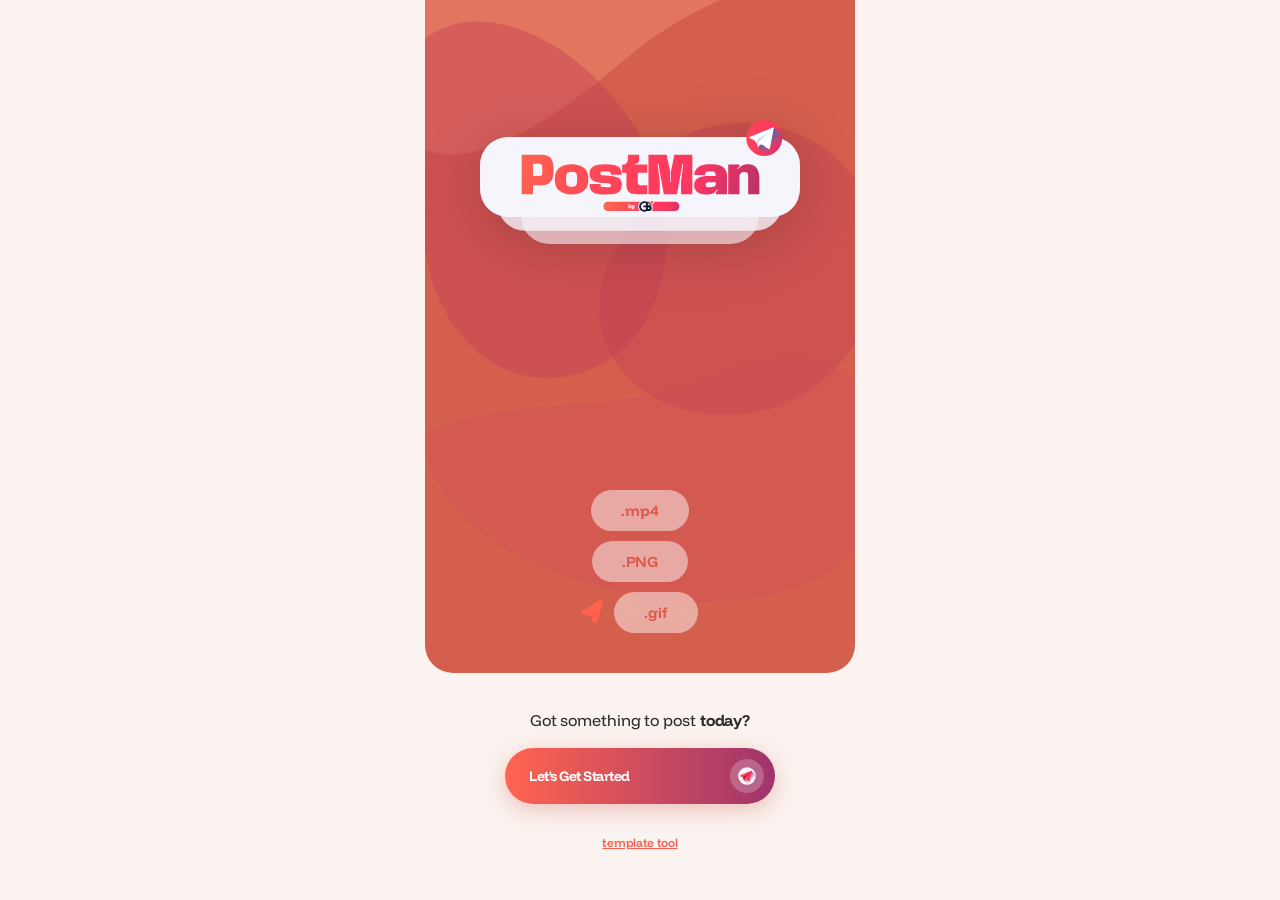
<file: index.html>
<!DOCTYPE html>
<html lang="en">
<head>
<meta charset="UTF-8">
<meta name="viewport" content="width=device-width, initial-scale=1, viewport-fit=cover">
<title>PostMan</title>
<meta name="theme-color" content="#D56050">
<link rel="icon" type="image/png" sizes="32x32" href="assets/icon-32.png">
<link rel="apple-touch-icon" href="assets/icon-180.png">
<link rel="stylesheet" href="styles.css">
<link rel="stylesheet" href="home.css">
</head>
<body class="home-body">

<div class="home-wrap" id="homeWrap">

  <!-- ===== Coral hero: organic wave background + logo + pill tags ===== -->
  <section class="home-hero">

    <!-- Organic background blobs — approximated from Figma screenshot -->
    <svg class="hero-bg" viewBox="0 0 390 680"
         preserveAspectRatio="xMidYMid slice"
         xmlns="http://www.w3.org/2000/svg">
      <!-- Base coral fill -->
      <rect width="390" height="680" fill="#D55F4D"/>
      <!-- Light salmon wave: sweeps from upper-right down-left -->
      <path d="M390 0 C 330 10, 250 30, 180 90 C 110 150, 40 190, 0 170 L 0 0 Z"
            fill="#E47A62" opacity="0.85"/>
      <!-- Left-side darker shape for depth -->
      <path d="M 0 70 C 50 30, 140 70, 190 150 C 240 230, 225 340, 150 370
               C 75 400, 10 340, 0 260 Z"
            fill="#C44058" opacity="0.44"/>
      <!-- Mid-right organic blob -->
      <path d="M 230 160 C 310 120, 410 170, 410 265
               C 410 360, 340 420, 255 410 C 170 400, 130 320, 180 250
               C 210 200, 230 160, 230 160 Z"
            fill="#BF3D55" opacity="0.38"/>
      <!-- Lower sweep wave -->
      <path d="M 0 430 C 60 390, 175 415, 265 375 C 355 335, 420 375, 420 460
               C 420 545, 330 595, 210 578 C 90 560, 0 500, 0 430 Z"
            fill="#CC4E5A" opacity="0.34"/>
    </svg>

    <!-- White card logo — centered in upper portion -->
    <img class="hero-logo" src="assets/logo-white.svg" alt="PostMann">

    <!-- Pill tags: cascading staircase, matching Figma layout -->
    <div class="hero-pills">
      <div class="pill-row pill-row-1">
        <span class="pill-tag">.mp4</span>
      </div>
      <div class="pill-row pill-row-2">
        <span class="pill-tag">.PNG</span>
      </div>
      <div class="pill-row pill-row-3">
        <img src="assets/cursor-accent.svg" alt="" class="hero-cursor">
        <span class="pill-tag">.gif</span>
      </div>
    </div>

  </section>

  <!-- ===== Cream footer: tagline + CTA + template link ===== -->
  <section class="home-footer">

    <p class="footer-tagline">
      Got something to post <strong>today?</strong>
    </p>

    <a href="app.html" class="cta-btn" id="getStartedLink">
      <span class="cta-label">Let's Get Started</span>
      <span class="cta-icon">
        <img src="assets/logo-icon.svg" alt="">
      </span>
    </a>

    <a href="vet.html" class="footer-tool-link" id="templateToolLink">
      template tool
    </a>

  </section>

</div>

<script>
  const EXIT_MS = 400;
  const wrap = document.getElementById('homeWrap');
  function go(e, href) {
    e.preventDefault();
    wrap.classList.add('is-leaving');
    setTimeout(() => { window.location.href = href; }, EXIT_MS);
  }
  document.getElementById('getStartedLink').addEventListener('click', e => go(e, 'app.html'));
  document.getElementById('templateToolLink').addEventListener('click', e => go(e, 'vet.html'));

  // Browser back/forward restores this page from the bfcache exactly as it
  // was at the moment of navigation - which, since go() fires the actual
  // navigation mid-fade, means it comes back frozen with is-leaving still
  // applied (opacity: 0, translated off-screen). That reads as a blank
  // page even though the DOM is fully there. Clear it on restore.
  window.addEventListener('pageshow', (e) => {
    if (e.persisted) {
      wrap.classList.remove('is-leaving');
    }
  });
</script>
</body>
</html>
</file>
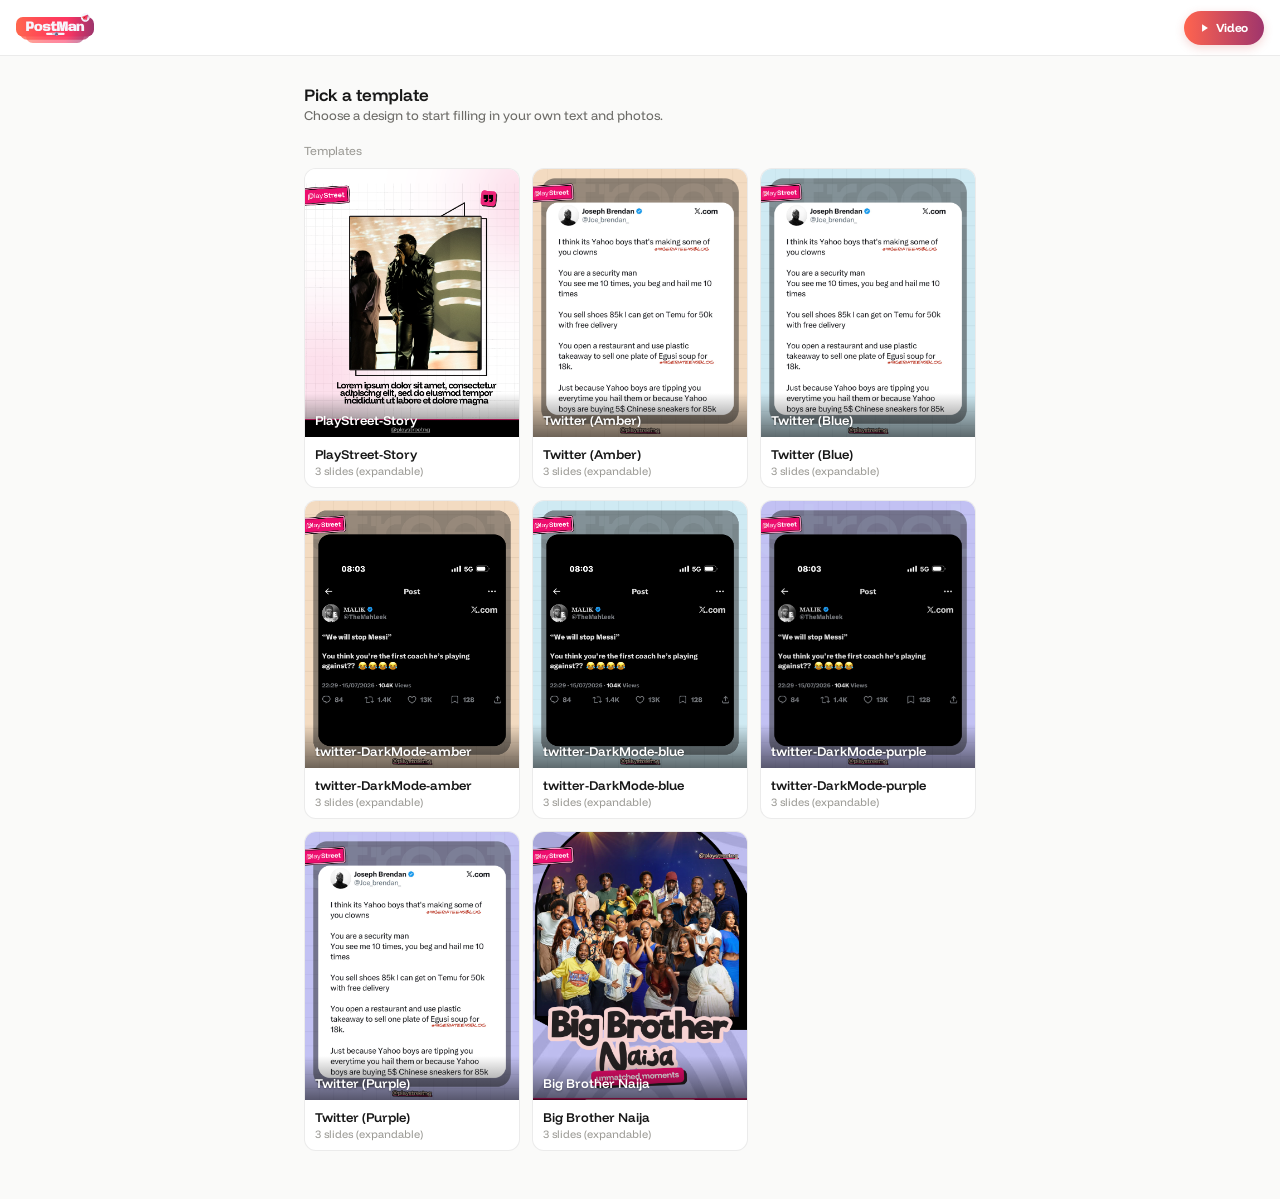
<file: app.html>
<!DOCTYPE html>
<html lang="en">
<head>
<meta charset="UTF-8">
<meta name="viewport" content="width=device-width, initial-scale=1, viewport-fit=cover">
<title>PostMann</title>
<meta name="theme-color" content="#fb3662">
<link rel="icon" type="image/png" sizes="32x32" href="assets/icon-32.png">
<link rel="apple-touch-icon" href="assets/icon-180.png">
<link rel="stylesheet" href="styles.css">
</head>
<body>

<header class="topbar">
  <a href="index.html" class="topbar-logo-link">
    <img src="assets/logo-full.svg" alt="PostMann" class="topbar-logo">
  </a>
  <div class="spacer"></div>
  <a href="video.html" class="topbar-video-pill">
    <svg width="10" height="10" viewBox="0 0 24 24" fill="currentColor"><polygon points="5 3 19 12 5 21 5 3"/></svg>
    Video
  </a>
</header>

<main class="app-main">

  <!-- ===== Screen: Dashboard ===== -->
  <section id="screen-dashboard">
    <h1 class="page-title">Pick a template</h1>
    <p class="page-subtitle">Choose a design to start filling in your own text and photos.</p>
    <div class="section-label">Templates</div>
    <div id="templateGrid" class="template-grid"></div>
  </section>

  <!-- ===== Screen: Dynamic form ===== -->
  <section id="screen-form" class="hidden">
    <a href="#" id="backToDashboard" class="back-link">&larr; Back to templates</a>
    <h1 class="page-title" id="formTemplateName">Template</h1>
    <p class="page-subtitle">Swipe or use the arrows to move between slides.</p>

    <div id="middleCountRow" class="middle-count-row hidden">
      <label class="field-label" style="margin:0;" id="middleCountLabel">How many slides?</label>
      <input type="number" id="middleCountInput" class="text-input" min="1" max="20" value="1">
    </div>

    <div class="carousel-wrap">
      <div id="formPagesTrack" class="carousel-track"></div>
      <button type="button" id="carouselPrevBtn" class="carousel-arrow carousel-arrow-left" aria-label="Previous slide">&larr;</button>
      <button type="button" id="carouselNextBtn" class="carousel-arrow carousel-arrow-right" aria-label="Next slide">&rarr;</button>
    </div>
    <div id="carouselDots" class="carousel-dots"></div>

    <button type="button" id="generateBtn" class="btn-primary btn-full" style="margin-top:20px;">Generate design</button>
  </section>

  <!-- ===== Screen: Generating ===== -->
  <section id="screen-generating" class="hidden">
    <h1 class="page-title">Generating your design</h1>
    <p class="page-subtitle">This can take a minute or more, especially with animated slides. Please don't close this tab.</p>
    <div class="progress-bar-track"><div id="progressFill" class="progress-bar-fill" style="width:0%"></div></div>
    <div id="statusLog" class="status-log"></div>
  </section>

  <!-- ===== Screen: Results ===== -->
  <section id="screen-results" class="hidden">
    <a href="#" id="backToFormFromResults" class="back-link">&larr; Back to editing</a>
    <h1 class="page-title">Your designs are ready</h1>
    <p class="page-subtitle">Download each slide, or all of them at once.</p>

    <div class="results-action-row">
      <button type="button" id="downloadAllBtn" class="btn-secondary hidden">Download all (.zip)</button>
      <button type="button" id="exportToDriveBtn" class="btn-secondary hidden">Export to Drive</button>
    </div>

    <!-- Inline folder-naming panel - hidden until "Export to Drive" is tapped -->
    <div id="driveNamePanel" class="drive-name-panel hidden">
      <label class="field-label" style="margin-top:0;">Folder name</label>
      <div class="drive-name-row">
        <input type="text" id="driveFolderNameInput" class="text-input" placeholder="e.g. PlayStreet - Match Day">
        <button type="button" id="driveConfirmBtn" class="btn-primary">Export</button>
      </div>
    </div>

    <!-- Result card - hidden until export completes -->
    <div id="driveResultCard" class="drive-result-card hidden">
      <div class="drive-result-icon">
        <svg width="20" height="20" viewBox="0 0 24 24" fill="none" stroke="currentColor" stroke-width="2" stroke-linecap="round" stroke-linejoin="round"><polyline points="20 6 9 17 4 12"/></svg>
      </div>
      <div class="drive-result-body">
        <p class="drive-result-label">Saved to Drive</p>
        <p id="driveResultFolderName" class="drive-result-folder"></p>
      </div>
      <button type="button" id="copyDriveLinkBtn" class="drive-copy-btn">Copy link</button>
    </div>

    <div id="resultsGrid" class="results-grid"></div>
    <button type="button" id="startOverBtn" class="btn-secondary btn-full" style="margin-top:18px;">Start a new design</button>
  </section>

</main>

<!-- ===== Crop / Fit modal ===== -->
<div id="cropModalOverlay" class="modal-overlay">
  <div class="crop-modal-card">

    <div class="crop-modal-hdr">
      <span class="crop-modal-title" id="cropModalTitle">Fit your photo</span>
      <button type="button" id="cropCloseBtn" class="crop-close-btn" aria-label="Close">
        <svg width="16" height="16" viewBox="0 0 24 24" fill="none" stroke="currentColor" stroke-width="2.5" stroke-linecap="round"><line x1="18" y1="6" x2="6" y2="18"/><line x1="6" y1="6" x2="18" y2="18"/></svg>
      </button>
    </div>

    <div class="crop-canvas-area">
      <canvas id="cropCanvas"></canvas>
    </div>

    <p class="crop-hint" id="cropHint">Drag to reposition · use slider to zoom</p>

    <div class="crop-zoom-row" id="cropZoomRow">
      <button type="button" id="cropZoomMinus" class="zoom-step-btn">−</button>
      <input type="range" id="cropZoomSlider" min="0" max="100" value="0" class="crop-zoom-slider">
      <button type="button" id="cropZoomPlus"  class="zoom-step-btn">+</button>
    </div>

    <div class="crop-action-row">
      <button type="button" id="cropFitBtn" class="crop-action-btn">
        <svg width="22" height="22" viewBox="0 0 24 24" fill="none" stroke="currentColor" stroke-width="1.8" stroke-linecap="round" stroke-linejoin="round">
          <rect x="3" y="3" width="18" height="18" rx="2"/>
          <polyline points="8,8 12,12 8,16"/>
          <polyline points="16,8 12,12 16,16"/>
        </svg>
        Fit to frame
      </button>
      <button type="button" id="cropChangeBtn" class="crop-action-btn">
        <svg width="22" height="22" viewBox="0 0 24 24" fill="none" stroke="currentColor" stroke-width="1.8" stroke-linecap="round" stroke-linejoin="round">
          <path d="M21 15v4a2 2 0 0 1-2 2H5a2 2 0 0 1-2-2v-4"/>
          <polyline points="17 8 12 3 7 8"/>
          <line x1="12" y1="3" x2="12" y2="15"/>
        </svg>
        Change
      </button>
      <button type="button" id="cropSaveBtn" class="crop-action-btn crop-save-btn">
        <svg width="22" height="22" viewBox="0 0 24 24" fill="none" stroke="currentColor" stroke-width="2.5" stroke-linecap="round" stroke-linejoin="round" xmlns="http://www.w3.org/2000/svg">
          <circle cx="12" cy="12" r="10"/>
          <path d="M8 12l3 3 5-6"/>
        </svg>
        Save
      </button>
    </div>

  </div>
</div>

<script type="module" src="app.js?v=16"></script>
</body>
</html>
</file>
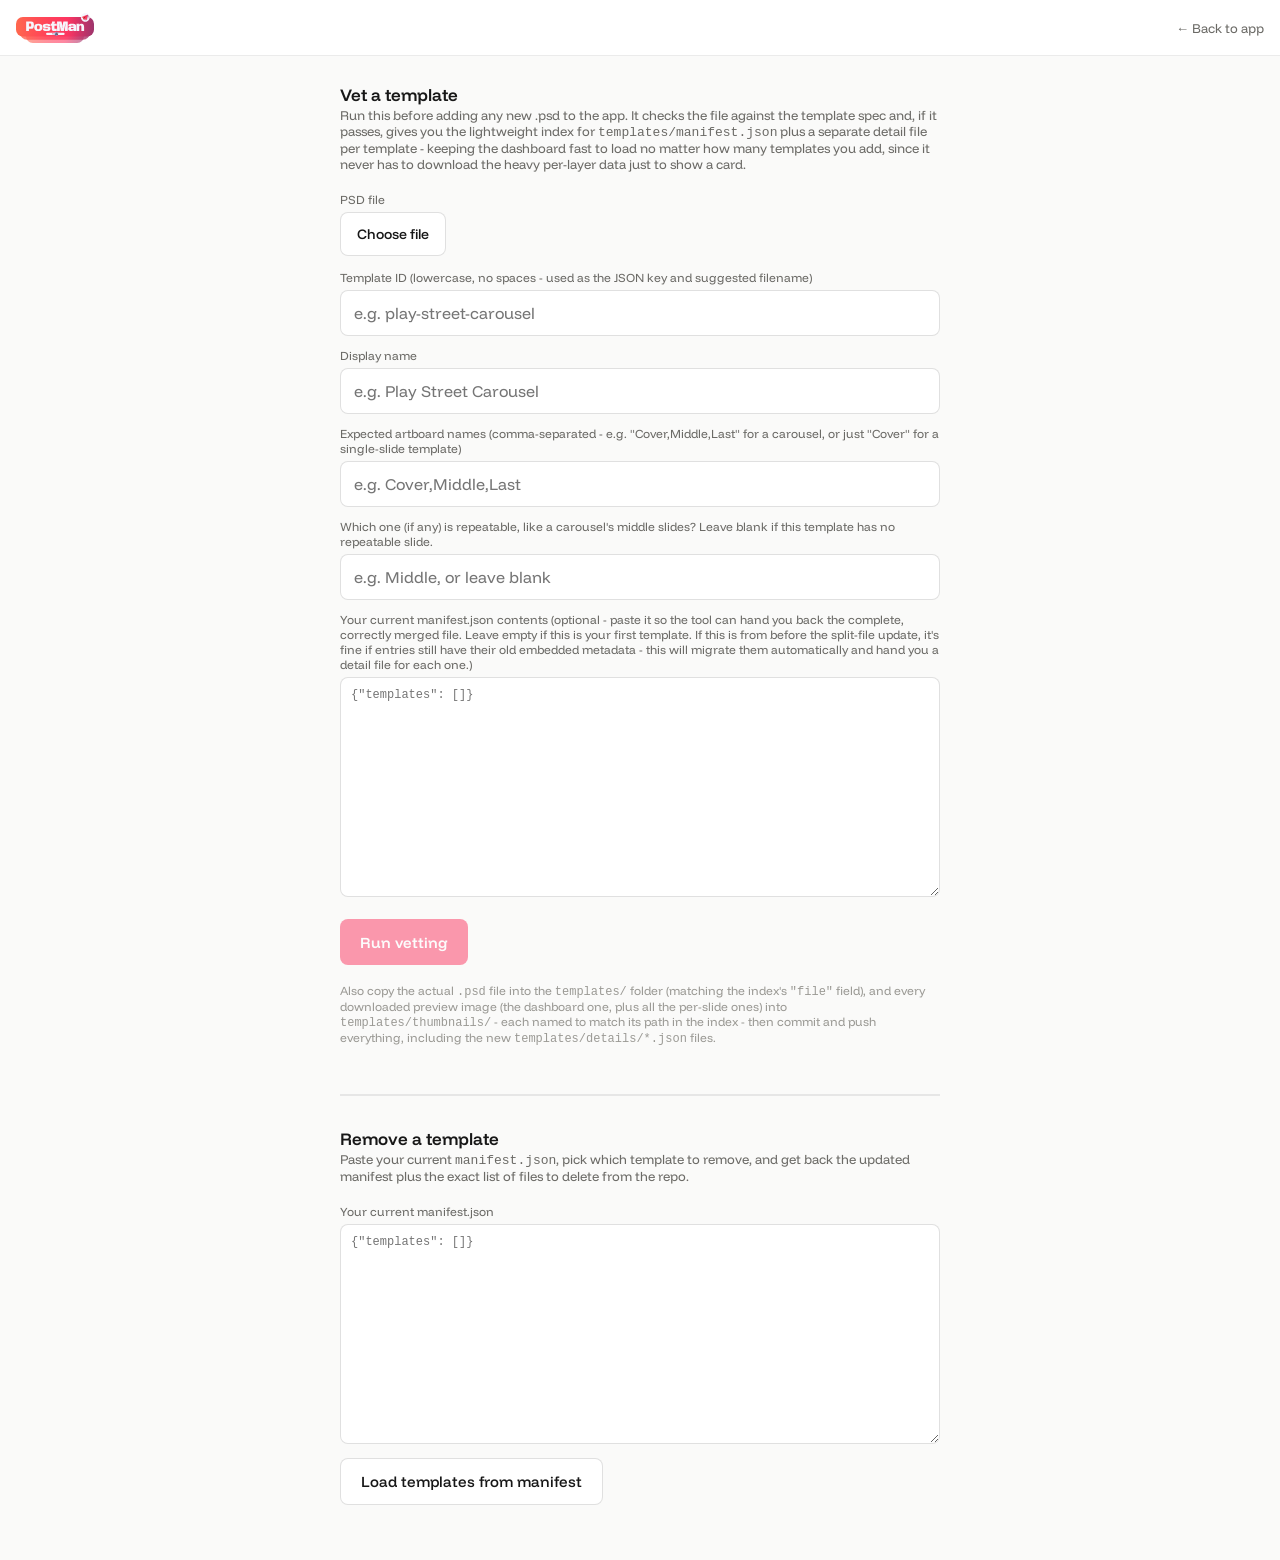
<file: vet.html>
<!DOCTYPE html>
<html lang="en">
<head>
<meta charset="UTF-8">
<meta name="viewport" content="width=device-width, initial-scale=1">
<title>PostMann - Template tool</title>
<link rel="icon" type="image/png" sizes="32x32" href="assets/icon-32.png">
<link rel="stylesheet" href="styles.css">
<style>
  .vet-main { max-width: 640px; margin: 0 auto; padding: 28px 20px 60px; }
  textarea.json-output {
    width: 100%; min-height: 220px; font-family: ui-monospace, monospace; font-size: 12px;
    border: 1px solid var(--border-default); border-radius: var(--radius-md); padding: 10px;
  }
</style>
</head>
<body>

<header class="topbar">
  <a href="index.html" class="topbar-logo-link">
    <img src="assets/logo-full.svg" alt="PostMann" class="topbar-logo">
  </a>
  <div class="spacer"></div>
  <a href="app.html" class="btn-text-link">&larr; Back to app</a>
</header>

<main class="vet-main">
  <h1 class="page-title">Vet a template</h1>
  <p class="page-subtitle">
    Run this before adding any new .psd to the app. It checks the file
    against the template spec and, if it passes, gives you the lightweight
    index for <code>templates/manifest.json</code> plus a separate detail
    file per template - keeping the dashboard fast to load no matter how
    many templates you add, since it never has to download the heavy
    per-layer data just to show a card.
  </p>

  <label class="field-label">PSD file</label>
  <div class="file-row" style="margin-bottom:14px;">
    <label class="file-input-label">Choose file<input type="file" id="psdFile" accept=".psd" class="hidden"></label>
    <span id="psdFileName" class="file-name"></span>
  </div>

  <label class="field-label">Template ID (lowercase, no spaces - used as the JSON key and suggested filename)</label>
  <input type="text" id="templateId" class="text-input" placeholder="e.g. play-street-carousel">

  <label class="field-label">Display name</label>
  <input type="text" id="templateName" class="text-input" placeholder="e.g. Play Street Carousel">

  <label class="field-label">Expected artboard names (comma-separated - e.g. "Cover,Middle,Last" for a carousel, or just "Cover" for a single-slide template)</label>
  <input type="text" id="artboardNames" class="text-input" placeholder="e.g. Cover,Middle,Last">

  <label class="field-label">Which one (if any) is repeatable, like a carousel's middle slides? Leave blank if this template has no repeatable slide.</label>
  <input type="text" id="repeatableName" class="text-input" placeholder="e.g. Middle, or leave blank">

  <label class="field-label">
    Your current manifest.json contents (optional - paste it so the tool
    can hand you back the complete, correctly merged file. Leave empty if
    this is your first template. If this is from before the split-file
    update, it's fine if entries still have their old embedded metadata -
    this will migrate them automatically and hand you a detail file for
    each one.)
  </label>
  <textarea id="currentManifestInput" class="json-output" placeholder='{"templates": []}'></textarea>

  <button type="button" id="runVetBtn" class="btn-primary btn-full" style="margin-top:18px;" disabled>Run vetting</button>

  <div id="reportBox" class="hidden" style="margin-top:18px;">
    <p id="reportSummary" style="font-size:14px; font-weight:600;"></p>
    <ul id="reportIssues" style="font-size:13px; color:var(--danger-text); padding-left:20px;"></ul>
    <ul id="reportNotes" style="font-size:13px; color:var(--text-secondary); padding-left:20px;"></ul>
  </div>

  <div id="thumbnailBox" class="hidden" style="margin-top:18px;">
    <p style="font-size:13px; font-weight:600; margin-bottom:8px;">Dashboard card image</p>
    <p style="font-size:12px; color:var(--text-tertiary); margin-bottom:10px;">
      This is the image shown on the template-picker card on the dashboard
      (generated from the first artboard). Prefer a custom shot instead?
      Upload one below and it'll replace this.
    </p>
    <img id="thumbnailPreview" alt="Template preview" style="max-width:220px; border:1px solid var(--border-default); border-radius:var(--radius-md); display:block; margin-bottom:10px;">
    <a id="thumbnailDownloadLink" class="btn-secondary" download style="display:inline-block; margin-bottom:14px;">Download preview image</a>
    <label class="field-label">Or use your own image instead</label>
    <div class="file-row">
      <label class="file-input-label">Choose image<input type="file" id="customThumbnailFile" accept="image/*" class="hidden"></label>
      <span id="customThumbnailName" class="file-name"></span>
    </div>
  </div>

  <div id="previewGalleryBox" class="hidden" style="margin-top:18px;">
    <p style="font-size:13px; font-weight:600; margin-bottom:8px;">Per-slide previews</p>
    <p style="font-size:12px; color:var(--text-tertiary); margin-bottom:10px;">
      One per artboard, generated automatically from each slide's actual
      default state. These are what users see in the app while filling in
      each slide - download every one of them, no custom shots needed here.
    </p>
    <div id="previewGallery" style="display:flex; gap:14px; flex-wrap:wrap;"></div>
  </div>

  <div id="manifestBox" class="hidden" style="margin-top:18px;">
    <p style="font-size:13px; font-weight:600; margin-bottom:8px;">
      Your complete, updated manifest.json (the lightweight index - no
      per-layer data in here, which is exactly what keeps the dashboard
      fast). This is the whole file - use it to
      <strong>replace the entire contents</strong> of
      <code>templates/manifest.json</code>.
    </p>
    <textarea id="manifestOutput" class="json-output" readonly></textarea>
    <button type="button" id="copyManifestBtn" class="btn-secondary" style="margin-top:8px;">Copy to clipboard</button>
  </div>

  <div id="detailFilesBox" class="hidden" style="margin-top:18px;">
    <p style="font-size:13px; font-weight:600; margin-bottom:8px;">Detail files</p>
    <p style="font-size:12px; color:var(--text-tertiary); margin-bottom:10px;">
      One per template - this is the heavy per-layer data, loaded only
      when someone actually opens that specific template, never upfront.
      Save each one into <code>templates/details/</code> using the
      filename shown.
    </p>
    <div id="detailFilesList"></div>
  </div>

  <div style="margin-top:18px;">
    <p style="font-size:12px; color:var(--text-tertiary);">
      Also copy the actual <code>.psd</code> file into the <code>templates/</code>
      folder (matching the index's <code>"file"</code> field), and every
      downloaded preview image (the dashboard one, plus all the per-slide
      ones) into <code>templates/thumbnails/</code> - each named to match
      its path in the index - then commit and push everything, including
      the new <code>templates/details/*.json</code> files.
    </p>
  </div>

  <div id="vetStatusLog" class="status-log hidden"></div>

  <!-- ═══════════════════════════════════════════════════════════════════
       REMOVE A TEMPLATE
       ═══════════════════════════════════════════════════════════════════ -->
  <div style="margin-top:48px; padding-top:32px; border-top:2px solid var(--border-subtle);">
    <h2 class="page-title" style="margin-bottom:2px;">Remove a template</h2>
    <p class="page-subtitle">
      Paste your current <code>manifest.json</code>, pick which template
      to remove, and get back the updated manifest plus the exact list of
      files to delete from the repo.
    </p>

    <label class="field-label">Your current manifest.json</label>
    <textarea id="removeManifestInput" class="json-output" placeholder='{"templates": []}'></textarea>

    <button type="button" id="loadTemplatesBtn" class="btn-secondary btn-full" style="margin-top:10px;">
      Load templates from manifest
    </button>

    <!-- Template picker — shown after parsing -->
    <div id="removePickerBox" class="hidden" style="margin-top:18px;">
      <label class="field-label" style="margin-top:0;">Select the template to remove</label>
      <div id="removeTemplateList" style="display:flex; flex-direction:column; gap:8px; margin-top:8px;"></div>
      <button type="button" id="removeTemplateBtn" class="btn-primary btn-full"
        style="margin-top:16px; background:var(--danger-text); border:none;" disabled>
        Remove selected template
      </button>
    </div>

    <!-- Output — shown after removal -->
    <div id="removeOutputBox" class="hidden" style="margin-top:18px;">

      <p style="font-size:13px; font-weight:600; color:var(--success-text); margin-bottom:12px;">
        ✓ Template removed. Follow the steps below.
      </p>

      <p style="font-size:13px; font-weight:600; margin-bottom:6px;">
        1 — Replace <code>templates/manifest.json</code> with this:
      </p>
      <textarea id="removeManifestOutput" class="json-output" readonly></textarea>
      <button type="button" id="copyRemovedManifestBtn" class="btn-secondary" style="margin-top:8px; margin-bottom:20px;">
        Copy to clipboard
      </button>

      <p style="font-size:13px; font-weight:600; margin-bottom:6px;">
        2 — Delete these files from the repo:
      </p>
      <div id="filesToDeleteList"
        style="font-family:ui-monospace,monospace; font-size:12px; background:var(--surface-tertiary);
               border-radius:var(--radius-md); padding:12px 14px; line-height:2;
               color:var(--danger-text);"></div>
    </div>
  </div>
</main>

<script type="module" src="vet.js?v=7"></script>
</body>
</html>
</file>
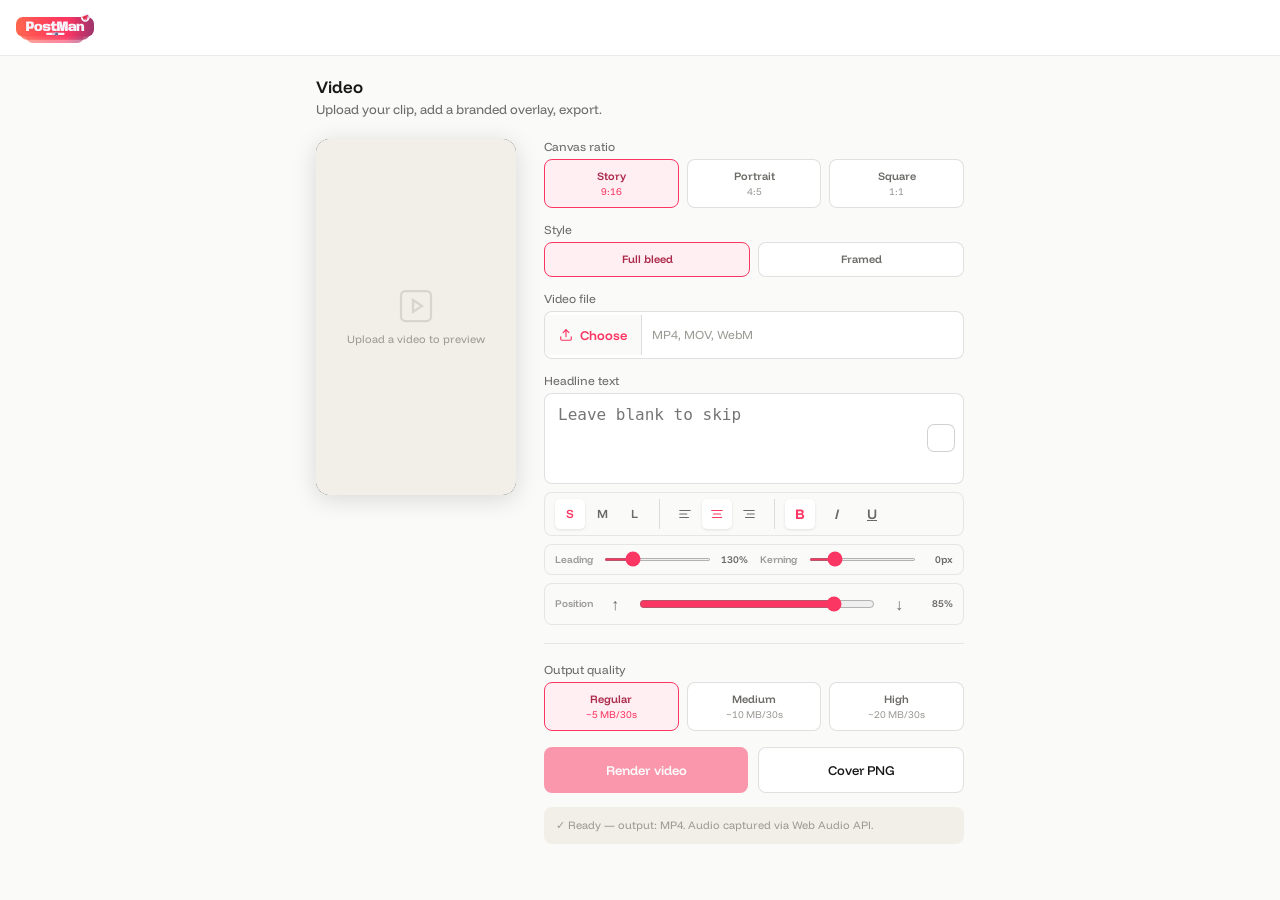
<file: video.html>
<!DOCTYPE html>
<html lang="en">
<head>
<meta charset="UTF-8">
<meta name="viewport" content="width=device-width, initial-scale=1, viewport-fit=cover">
<title>PostMann - Video</title>
<meta name="theme-color" content="#fb3662">
<link rel="icon" type="image/png" sizes="32x32" href="assets/icon-32.png">
<link rel="stylesheet" href="styles.css">
<style>
/* ===== Video page ===== */
.video-topbar {
  min-height: 56px;
  border-bottom: 1px solid var(--border-subtle);
  background: var(--surface);
  display: flex;
  align-items: center;
  gap: 12px;
  padding: 0 16px;
  padding-top: env(safe-area-inset-top);
  position: sticky;
  top: 0;
  z-index: 30;
}
.video-topbar-logo { height: 30px; width: auto; display: block; }
.video-topbar .spacer { flex: 1; }

.video-main {
  max-width: 680px;
  margin: 0 auto;
  padding: 20px 16px calc(48px + env(safe-area-inset-bottom));
}

.video-layout {
  display: flex;
  flex-direction: column;
  gap: 20px;
}
@media (min-width: 600px) {
  .video-layout { flex-direction: row; align-items: flex-start; gap: 28px; }
  .video-preview-col { flex-shrink: 0; width: 200px; }
  .video-controls-col { flex: 1; min-width: 0; }
}

/* ===== Canvas preview ===== */
.canvas-wrap {
  position: relative;
  border-radius: 14px;
  overflow: hidden;
  box-shadow: 0 4px 24px rgba(0,0,0,0.14);
  background: #000;
  aspect-ratio: 9 / 16;
  width: 100%;
  max-width: 200px;
  margin: 0 auto;
  transition: aspect-ratio 0.2s;
}
@media (min-width: 600px) { .canvas-wrap { margin: 0; } }
#previewCanvas { width: 100%; height: 100%; display: block; border-radius: 14px; }
.canvas-placeholder {
  position: absolute; inset: 0;
  display: flex; flex-direction: column; align-items: center; justify-content: center; gap: 8px;
  background: var(--surface-tertiary); pointer-events: none;
}
.canvas-placeholder svg { opacity: 0.3; }
.canvas-placeholder p { font-size: 11px; color: var(--text-tertiary); text-align: center; padding: 0 12px; }
.record-indicator {
  position: absolute; top: 10px; right: 10px;
  width: 10px; height: 10px; border-radius: 50%; background: #ff3b30; display: none;
  animation: recPulse 1s ease-in-out infinite;
}
.recording .record-indicator { display: block; }
@keyframes recPulse { 0%, 100% { opacity: 1; } 50% { opacity: 0.3; } }

/* ===== Picker rows (ratio / style / quality) ===== */
.picker-row {
  display: flex;
  gap: 8px;
  margin-bottom: 14px;
}
.picker-btn {
  flex: 1;
  padding: 9px 6px;
  border: 1.5px solid var(--border-default);
  border-radius: var(--radius-md);
  background: var(--surface);
  font-size: 11px;
  font-weight: 600;
  color: var(--text-secondary);
  text-align: center;
  cursor: pointer;
  line-height: 1.3;
}
.picker-btn small { display: block; font-weight: 400; color: var(--text-tertiary); font-size: 10px; margin-top: 2px; }
.picker-btn.active {
  border-color: var(--brand-600);
  background: var(--brand-50);
  color: var(--brand-800);
}
.picker-btn.active small { color: var(--brand-600); }

/* ===== Upload row (replaces the bulky dashed box) ===== */
.upload-row {
  display: flex;
  align-items: center;
  gap: 10px;
  border: 1px solid var(--border-default);
  border-radius: var(--radius-md);
  padding: 0 12px 0 0;
  background: var(--surface);
  overflow: hidden;
  min-height: 48px;
}
.upload-row-btn {
  display: flex;
  align-items: center;
  gap: 7px;
  padding: 12px 14px;
  background: var(--surface-secondary);
  border-right: 1px solid var(--border-default);
  font-size: 13px;
  font-weight: 600;
  color: var(--brand-600);
  white-space: nowrap;
  cursor: pointer;
  flex-shrink: 0;
}
.upload-row-btn input[type="file"] { display: none; }
.upload-row-name {
  font-size: 12px;
  color: var(--text-tertiary);
  white-space: nowrap;
  overflow: hidden;
  text-overflow: ellipsis;
  flex: 1;
  min-width: 0;
}
.upload-row-name.chosen { color: var(--text-secondary); }

/* ===== Headline field with inline color swatch ===== */
.headline-wrap {
  position: relative;
  display: flex;
  align-items: center;
}
.headline-wrap .text-input {
  padding-right: 48px; /* room for the swatch */
}
.headline-textarea { resize: none; min-height: 72px; line-height: 1.4; padding-top: 10px; }
.color-swatch {
  position: absolute;
  right: 10px;
  width: 26px;
  height: 26px;
  border-radius: 6px;
  border: 2px solid rgba(255,255,255,0.8);
  box-shadow: 0 0 0 1px rgba(0,0,0,0.18);
  cursor: pointer;
  overflow: hidden;
  flex-shrink: 0;
}
.color-swatch input[type="color"] {
  position: absolute; inset: -4px; opacity: 0; cursor: pointer; width: 150%; height: 150%;
}

/* ===== Text toolbar ===== */
.text-toolbar {
  display: flex;
  align-items: center;
  gap: 6px;
  margin-top: 8px;
  padding: 6px 10px;
  background: var(--surface-secondary);
  border: 1px solid var(--border-subtle);
  border-radius: var(--radius-md);
}
.toolbar-group { display: flex; gap: 2px; }
.toolbar-sep { width: 1px; background: var(--border-default); align-self: stretch; margin: 0 4px; }
.tool-btn {
  min-width: 30px;
  height: 30px;
  border: none;
  border-radius: 5px;
  background: transparent;
  color: var(--text-secondary);
  font-size: 12px;
  font-weight: 600;
  cursor: pointer;
  display: flex;
  align-items: center;
  justify-content: center;
  padding: 0 4px;
}
.tool-btn:active, .tool-btn.active {
  background: var(--surface);
  color: var(--brand-600);
  box-shadow: 0 1px 3px rgba(0,0,0,0.1);
}

/* ===== Text spacing sliders (Leading / Kerning) ===== */
.text-spacing-row {
  display: flex;
  gap: 12px;
  margin-top: 8px;
  padding: 8px 10px;
  background: var(--surface-secondary);
  border: 1px solid var(--border-subtle);
  border-radius: var(--radius-md);
}
.spacing-control {
  flex: 1;
  display: flex;
  align-items: center;
  gap: 7px;
  min-width: 0;
}
.spacing-label {
  font-size: 10px;
  font-weight: 600;
  color: var(--text-tertiary);
  white-space: nowrap;
  width: 40px;
  flex-shrink: 0;
}
.spacing-slider {
  flex: 1;
  min-width: 0;
  height: 3px;
  accent-color: var(--brand-600);
  cursor: pointer;
}
.spacing-value {
  font-size: 10px;
  font-weight: 600;
  color: var(--text-secondary);
  width: 28px;
  text-align: right;
  flex-shrink: 0;
}

/* ===== Frame picker (visible only in Framed mode) ===== */
#framePickerSection { margin-top: 10px; }
.frame-picker-grid {
  display: flex;
  flex-wrap: wrap;
  gap: 8px;
  margin-top: 6px;
}
.frame-thumb-btn {
  position: relative;
  width: 72px;
  height: 72px;
  border-radius: var(--radius-md);
  border: 2px solid var(--border-default);
  background: var(--surface);
  cursor: pointer;
  overflow: hidden;
  padding: 0;
  transition: border-color 0.12s;
}
.frame-thumb-btn img {
  width: 100%;
  height: 100%;
  object-fit: cover;
  display: block;
}
.frame-thumb-btn.active {
  border-color: var(--brand-600);
  box-shadow: 0 0 0 2px var(--brand-200);
}
.frame-thumb-btn:active { opacity: 0.8; }
.frame-thumb-label {
  font-size: 10px;
  color: var(--text-tertiary);
  text-align: center;
  margin-top: 4px;
  line-height: 1.3;
}
.frame-empty-hint {
  font-size: 12px;
  color: var(--text-tertiary);
  background: var(--surface-secondary);
  border-radius: var(--radius-md);
  padding: 10px 12px;
  line-height: 1.5;
}
.frame-empty-hint code { font-size: 11px; color: var(--text-secondary); }

/* ===== Text position control ===== */
.text-position-row {
  display: flex;
  align-items: center;
  gap: 8px;
  margin-top: 8px;
  padding: 6px 10px;
  background: var(--surface-secondary);
  border: 1px solid var(--border-subtle);
  border-radius: var(--radius-md);
}
.text-position-label {
  font-size: 10px;
  font-weight: 600;
  color: var(--text-tertiary);
  white-space: nowrap;
  flex-shrink: 0;
}
.text-pos-btn {
  width: 28px; height: 28px;
  border: none; background: transparent;
  cursor: pointer; border-radius: 5px;
  display: flex; align-items: center; justify-content: center;
  color: var(--text-secondary);
  font-size: 16px; line-height: 1;
  flex-shrink: 0;
}
.text-pos-btn:active { background: var(--surface); color: var(--brand-600); }
.text-pos-slider {
  flex: 1;
  accent-color: var(--brand-600);
  cursor: pointer;
}
.text-pos-value {
  font-size: 10px; font-weight: 600;
  color: var(--text-secondary);
  width: 32px; text-align: right; flex-shrink: 0;
}

/* ===== Divider ===== */
.controls-divider { height: 1px; background: var(--border-subtle); margin: 18px 0; }

/* ===== Action row ===== */
.action-row { display: flex; gap: 10px; margin-top: 16px; }
.action-row .btn-primary, .action-row .btn-secondary {
  flex: 1; font-size: 13px; padding: 12px 10px;
}

/* ===== Progress ===== */
.record-progress-wrap { margin-top: 12px; display: none; }
.record-progress-wrap.visible { display: block; }
.record-progress-label {
  font-size: 11px; color: var(--text-secondary); margin-bottom: 5px;
  display: flex; justify-content: space-between;
}
.record-progress-track { height: 5px; background: var(--surface-tertiary); border-radius: 4px; overflow: hidden; }
.record-progress-fill { height: 100%; background: var(--brand-600); width: 0%; transition: width 0.25s; }

/* ===== Outputs ===== */
.outputs-grid { display: grid; grid-template-columns: repeat(2, 1fr); gap: 12px; margin-top: 18px; }
.output-card {
  border: 1px solid var(--border-subtle);
  border-radius: var(--radius-lg);
  background: var(--surface);
  overflow: hidden;
}
.output-card video, .output-card img {
  width: 100%; display: block; background: #000; object-fit: cover;
}
.output-card .output-label { font-size: 11px; font-weight: 600; padding: 8px 10px 2px; }
.output-card .download-btn {
  display: flex; align-items: center; justify-content: center;
  width: 100%; font-size: 12px; font-weight: 600;
  padding: 10px; min-height: 40px;
  border: none; border-top: 1px solid var(--border-subtle);
  background: var(--surface); cursor: pointer;
}
.output-card .download-btn:active { background: var(--surface-secondary); }

/* ===== Support note ===== */
.support-note {
  font-size: 11px; color: var(--text-tertiary);
  background: var(--surface-tertiary);
  border-radius: var(--radius-md);
  padding: 10px 12px; margin-top: 14px; line-height: 1.5;
}
</style>
</head>
<body>

<header class="video-topbar">
  <a href="index.html">
    <img src="assets/logo-full.svg" alt="PostMann" class="video-topbar-logo">
  </a>
  <div class="spacer"></div>
</header>

<main class="video-main">
  <p class="page-title" style="margin-bottom:4px;">Video</p>
  <p class="page-subtitle" style="margin-bottom:22px;">Upload your clip, add a branded overlay, export.</p>

  <div class="video-layout">

    <!-- Left: canvas preview -->
    <div class="video-preview-col">
      <div class="canvas-wrap" id="canvasWrap">
        <canvas id="previewCanvas"></canvas>
        <div class="canvas-placeholder" id="canvasPlaceholder">
          <svg width="36" height="36" viewBox="0 0 24 24" fill="none" stroke="var(--text-tertiary)" stroke-width="1.5"><rect x="2" y="2" width="20" height="20" rx="3"/><polygon points="10,8 16,12 10,16"/></svg>
          <p>Upload a video to preview</p>
        </div>
        <div class="record-indicator" id="recordIndicator"></div>
      </div>
      <div class="record-progress-wrap" id="recordProgress">
        <div class="record-progress-label">
          <span>Rendering...</span>
          <span id="recordTimeLabel">0s</span>
        </div>
        <div class="record-progress-track">
          <div class="record-progress-fill" id="recordFill"></div>
        </div>
      </div>
    </div>

    <!-- Right: controls -->
    <div class="video-controls-col">

      <!-- Canvas ratio -->
      <div class="field-label" style="margin-top:0;">Canvas ratio</div>
      <div class="picker-row" id="ratioPicker">
        <button type="button" class="picker-btn active" data-ratio="story">Story<small>9:16</small></button>
        <button type="button" class="picker-btn" data-ratio="portrait">Portrait<small>4:5</small></button>
        <button type="button" class="picker-btn" data-ratio="square">Square<small>1:1</small></button>
      </div>

      <!-- Template style -->
      <div class="field-label">Style</div>
      <div class="picker-row" id="stylePicker">
        <button type="button" class="picker-btn active" data-tpl="fullbleed">Full bleed</button>
        <button type="button" class="picker-btn" data-tpl="framed">Framed</button>
      </div>

      <!-- Frame picker — visible only in Framed mode -->
      <div id="framePickerSection" class="hidden">
        <div class="field-label">Frame style</div>
        <div id="framePickerGrid" class="frame-picker-grid"></div>
        <p id="framePickerEmpty" class="frame-empty-hint hidden">
          No frames added for this ratio yet.<br><br>
          <strong>To add one:</strong><br>
          1. In Photoshop, hide your <em>Video Placeholder</em> layer → Export PNG<br>
          2. Upload the PNG to <code>assets/video-frames/</code><br>
          3. Add an entry to <code>assets/video-frames/frames.json</code>:<br>
          <code>{ "src": "assets/video-frames/yourfile.png", "label": "My Frame", "radius": 15 }</code>
        </p>
      </div>

      <!-- Video upload — single clean row -->
      <div class="field-label">Video file</div>
      <div class="upload-row">
        <label class="upload-row-btn" for="videoFileInput">
          <svg width="14" height="14" viewBox="0 0 24 24" fill="none" stroke="currentColor" stroke-width="2" stroke-linecap="round" stroke-linejoin="round"><path d="M21 15v4a2 2 0 0 1-2 2H5a2 2 0 0 1-2-2v-4"/><polyline points="17 8 12 3 7 8"/><line x1="12" y1="3" x2="12" y2="15"/></svg>
          Choose
          <input type="file" id="videoFileInput" accept="video/*">
        </label>
        <span class="upload-row-name" id="videoFileName">MP4, MOV, WebM</span>
      </div>

      <!-- Headline + inline color swatch -->
      <div class="field-label" style="margin-top:14px;">Headline text</div>
      <div class="headline-wrap">
        <textarea id="headlineInput" class="text-input headline-textarea" placeholder="Leave blank to skip" rows="3"></textarea>
        <label class="color-swatch" id="colorSwatch" style="background:#ffffff;" title="Text colour">
          <input type="color" id="textColourInput" value="#ffffff">
        </label>
      </div>

      <!-- Text toolbar: size | align | bold -->
      <div class="text-toolbar">
        <div class="toolbar-group" id="sizePicker">
          <button type="button" class="tool-btn active" data-size="small">S</button>
          <button type="button" class="tool-btn" data-size="medium">M</button>
          <button type="button" class="tool-btn" data-size="large">L</button>
        </div>
        <div class="toolbar-sep"></div>
        <div class="toolbar-group" id="alignPicker">
          <button type="button" class="tool-btn" data-align="left" title="Left">
            <svg width="14" height="14" viewBox="0 0 24 24" fill="none" stroke="currentColor" stroke-width="2" stroke-linecap="round"><line x1="3" y1="6" x2="21" y2="6"/><line x1="3" y1="12" x2="15" y2="12"/><line x1="3" y1="18" x2="18" y2="18"/></svg>
          </button>
          <button type="button" class="tool-btn active" data-align="center" title="Centre">
            <svg width="14" height="14" viewBox="0 0 24 24" fill="none" stroke="currentColor" stroke-width="2" stroke-linecap="round"><line x1="3" y1="6" x2="21" y2="6"/><line x1="6" y1="12" x2="18" y2="12"/><line x1="4" y1="18" x2="20" y2="18"/></svg>
          </button>
          <button type="button" class="tool-btn" data-align="right" title="Right">
            <svg width="14" height="14" viewBox="0 0 24 24" fill="none" stroke="currentColor" stroke-width="2" stroke-linecap="round"><line x1="3" y1="6" x2="21" y2="6"/><line x1="9" y1="12" x2="21" y2="12"/><line x1="6" y1="18" x2="21" y2="18"/></svg>
          </button>
        </div>
        <div class="toolbar-sep"></div>
        <button type="button" class="tool-btn active" id="boldBtn" title="Bold" style="font-weight:800; font-size:14px;">B</button>
        <button type="button" class="tool-btn" id="italicBtn" title="Italic" style="font-style:italic; font-size:14px;">I</button>
        <button type="button" class="tool-btn" id="underlineBtn" title="Underline" style="text-decoration:underline; font-size:14px;">U</button>
      </div>

      <!-- Leading + Kerning sliders -->
      <div class="text-spacing-row">
        <div class="spacing-control">
          <span class="spacing-label">Leading</span>
          <input type="range" id="leadingSlider" class="spacing-slider" min="80" max="300" value="130" step="5">
          <span class="spacing-value" id="leadingValue">130%</span>
        </div>
        <div class="spacing-control">
          <span class="spacing-label">Kerning</span>
          <input type="range" id="kerningSlider" class="spacing-slider" min="-10" max="40" value="0" step="1">
          <span class="spacing-value" id="kerningValue">0px</span>
        </div>
      </div>

      <!-- Text position (up/down) -->
      <div class="text-position-row">
        <span class="text-position-label">Position</span>
        <button type="button" class="text-pos-btn" id="textPosUp" title="Move text up">↑</button>
        <input type="range" id="textPosSlider" class="text-pos-slider" min="0" max="100" value="85" step="1">
        <button type="button" class="text-pos-btn" id="textPosDown" title="Move text down">↓</button>
        <span class="text-pos-value" id="textPosValue">85%</span>
      </div>

      <div class="controls-divider"></div>

      <!-- Quality selector -->
      <div class="field-label">Output quality</div>
      <div class="picker-row" id="qualityPicker">
        <button type="button" class="picker-btn active" data-quality="reg">Regular<small>~5 MB/30s</small></button>
        <button type="button" class="picker-btn" data-quality="mid">Medium<small>~10 MB/30s</small></button>
        <button type="button" class="picker-btn" data-quality="high">High<small>~20 MB/30s</small></button>
      </div>

      <div class="action-row">
        <button type="button" id="recordBtn" class="btn-primary" disabled>Render video</button>
        <button type="button" id="coverBtn" class="btn-secondary" disabled>Cover PNG</button>
      </div>

      <div class="support-note" id="supportNote"></div>
    </div>
  </div>

  <!-- Outputs -->
  <div id="outputsSection" class="hidden" style="margin-top:24px;">
    <p style="font-size:15px; font-weight:700; margin-bottom:14px;">Your exports</p>
    <div class="outputs-grid" id="outputsGrid"></div>
  </div>

</main>

<script>
// ============================================================
// PostMann Video
// native canvas + MediaRecorder, no framework, no build step
// ============================================================

const $ = id => document.getElementById(id);
const canvas = $('previewCanvas');
const ctx = canvas.getContext('2d');

// ---- Canvas size config ----
// BASE_SHORT: the short side of the canvas per quality level.
// Ratios are always width:height in portrait/story (short:long).
const BASE_SHORT = { reg: 540, mid: 720, high: 1080 };
const RATIO_CONFIGS = {
  story:    { aspectW: 9,  aspectH: 16, cssRatio: '9 / 16' },
  portrait: { aspectW: 4,  aspectH: 5,  cssRatio: '4 / 5'  },
  square:   { aspectW: 1,  aspectH: 1,  cssRatio: '1 / 1'  },
};
const BITRATES = { reg: 1_500_000, mid: 2_500_000, high: 5_000_000 };

function getCanvasDims() {
  const short = BASE_SHORT[activeQuality];
  const { aspectW, aspectH } = RATIO_CONFIGS[activeRatio];
  // For portrait/story, short side is the width.
  // For square, both sides are equal to short.
  const w = short;
  const h = Math.round(short * aspectH / aspectW);
  return { w, h };
}

// ---- State ----
let videoEl       = null;
let audioEl       = null;
let blobUrl       = null;  // stored so we can create a fresh audioEl per render pass
let logoImg       = null;
let animFrame     = null;
let activeRatio   = 'story';
let activeTemplate     = 'fullbleed';
let activeQuality = 'reg';
let textSize      = 'small';
let textAlign     = 'center';
let textBold      = true;
let textItalic    = false;
let textUnderline = false;
let textLeading   = 1.30; // line height multiplier (slider range 80–300 maps to 0.80–3.00)
let textPositionPct = 0.85; // 0=top → 1=bottom of the text area; persists across mode/frame/ratio switches
let textKerning   = 0;    // letter spacing in canvas px (scaled with canvas width at render time)
let recording     = false;
let activeAudioCtx= null;

// Initialise canvas to default dims
(function initCanvas() {
  const { w, h } = getCanvasDims();
  canvas.width = w; canvas.height = h;
})();

// ---- Logo ----
function loadLogo() {
  return new Promise(resolve => {
    const img = new Image();
    img.onload = () => { logoImg = img; resolve(); };
    img.onerror = () => resolve();
    img.src = 'assets/logo-icon.svg';
  });
}
loadLogo();

// ---- Support check ----
function checkSupport() {
  const note = $('supportNote');
  if (!window.MediaRecorder) {
    note.textContent = '⚠️ MediaRecorder not supported. Try Chrome, Edge, or Safari (iOS 14.5+).';
    return;
  }
  if (!HTMLCanvasElement.prototype.captureStream) {
    note.textContent = '⚠️ canvas.captureStream() not supported — try Chrome on Android or iOS 14.5+.';
    return;
  }
  const mp4 = MediaRecorder.isTypeSupported('video/mp4;codecs=avc1') || MediaRecorder.isTypeSupported('video/mp4');
  const webm = MediaRecorder.isTypeSupported('video/webm;codecs=vp9') || MediaRecorder.isTypeSupported('video/webm');
  note.textContent = `✓ Ready — output: ${mp4 ? 'MP4' : webm ? 'WebM' : 'default'}. Audio captured via Web Audio API.`;
}
checkSupport();

function bestMimeType() {
  return ['video/mp4;codecs=avc1','video/webm;codecs=vp9','video/webm;codecs=vp8','video/webm']
    .find(t => MediaRecorder.isTypeSupported(t)) || '';
}

// ---- Canvas size helper ----
function applyCanvasSize() {
  const { w, h } = getCanvasDims();
  canvas.width = w; canvas.height = h;
  $('canvasWrap').style.aspectRatio = RATIO_CONFIGS[activeRatio].cssRatio;
  drawCurrentFrame();
}

// ---- Text helpers ----
function getTextFontSize() {
  const { w } = getCanvasDims();
  const base = { small: 0.055, medium: 0.075, large: 0.10 }[textSize];
  return Math.round(w * base);
}
function getTextX(W) {
  const pad = Math.round(W * 0.06);
  return { left: pad, center: W / 2, right: W - pad }[textAlign];
}
function ctxTextAlign() { return textAlign; }

// ---- getWrappedLines: split on \n then word-wrap each paragraph ----
function getWrappedLines(text, maxWidth) {
  const allLines = [];
  for (const para of text.split('\n')) {
    if (!para) { allLines.push(''); continue; }
    const words = para.split(' ').filter(w => w);
    if (!words.length) { allLines.push(''); continue; }
    let line = '';
    for (const word of words) {
      const test = line ? line + ' ' + word : word;
      if (ctx.measureText(test).width > maxWidth && line) { allLines.push(line); line = word; }
      else line = test;
    }
    allLines.push(line);
  }
  return allLines;
}

// drawTextBlock: renders lines top-down from startY, draws underline if active
function drawTextBlock(lines, x, startY, lineHeight, fs) {
  lines.forEach((l, i) => {
    const ly = startY + i * lineHeight;
    ctx.fillText(l, x, ly);
    if (textUnderline && l.trim()) {
      const tw = ctx.measureText(l).width;
      let lx = x;
      if (ctx.textAlign === 'center') lx = x - tw / 2;
      else if (ctx.textAlign === 'right') lx = x - tw;
      ctx.save();
      ctx.strokeStyle = ctx.fillStyle;
      ctx.lineWidth = Math.max(1, Math.round(fs * 0.055));
      ctx.beginPath(); ctx.moveTo(lx, ly + Math.round(fs * 0.88)); ctx.lineTo(lx + tw, ly + Math.round(fs * 0.88)); ctx.stroke();
      ctx.restore();
    }
  });
}

// ---- object-fit:cover for canvas ----
// Crops video to fill the target rect without distortion (like CSS object-fit:cover).
function drawVideoCover(el, dx, dy, dw, dh) {
  const vw = el.videoWidth  || 1;
  const vh = el.videoHeight || 1;
  const videoAR  = vw / vh;
  const targetAR = dw / dh;
  let sx, sy, sw, sh;
  if (videoAR > targetAR) {
    sh = vh; sw = Math.round(vh * targetAR);
    sx = Math.round((vw - sw) / 2); sy = 0;
  } else {
    sw = vw; sh = Math.round(vw / targetAR);
    sx = 0; sy = Math.round((vh - sh) / 2);
  }
  ctx.drawImage(el, sx, sy, sw, sh, dx, dy, dw, dh);
}

// ---- Template drawing ----
function drawOverlay(W, H, headline, colour) {
  // Bottom bar — #ED0D6E, slim (2.5% of height)
  const barH = Math.round(H * 0.025);
  ctx.fillStyle = '#ED0D6E';
  ctx.fillRect(0, H - barH, W, barH);
  if (headline && headline.trim()) {
    const scrimH = H * 0.52;
    const scrim = ctx.createLinearGradient(0, H - scrimH, 0, H);
    scrim.addColorStop(0, 'rgba(0,0,0,0)'); scrim.addColorStop(1, 'rgba(0,0,0,0.78)');
    ctx.fillStyle = scrim;
    ctx.fillRect(0, H - scrimH, W, scrimH);
    const fs = getTextFontSize();
    const style = textItalic ? 'italic ' : '';
    const weight = textBold ? '700' : '400';
    ctx.font = `${style}${weight} ${fs}px "Funnel Display", sans-serif`;
    // Scale kerning proportionally with canvas width so it looks the same
    // regardless of quality setting (540 / 720 / 1080px canvas).
    ctx.letterSpacing = Math.round(textKerning * W / 390) + 'px';
    ctx.fillStyle = colour || '#ffffff';
    ctx.textAlign = ctxTextAlign();
    ctx.textBaseline = 'top';
    const x = getTextX(W);
    const pad = Math.round(W * 0.06);
    const lineH = Math.round(fs * textLeading);
    const lines = getWrappedLines(headline.trim(), W - pad * 2);
    const blockH = lines.length * lineH;
    // textPositionPct: 0=top of scrim area, 1=bottom (just above bar)
    const scrimTop  = H - scrimH;
    const bottomLimit = H - barH - Math.round(H * 0.025);
    const topLimit    = scrimTop + Math.round(H * 0.02);
    const startY = topLimit + Math.round((bottomLimit - blockH - topLimit) * textPositionPct);
    drawTextBlock(lines, x, startY, lineH, fs);
  }
}

function drawTemplateFullBleed(W, H, headline, colour) {
  if (!videoEl) return drawBlankFrame(W, H);
  drawVideoCover(videoEl, 0, 0, W, H); // cover-fit: no distortion
  drawOverlay(W, H, headline, colour);
}

function drawTemplateFramed(W, H, headline, colour) {
  if (!videoEl) return drawBlankFrame(W, H);
  ctx.clearRect(0, 0, W, H);

  if (activeFrameImg && activeFramePlaceholder) {
    // Scale the detected placeholder bounds from the PNG's native resolution
    // to the current canvas resolution.
    const sx = W / activeFrameImg.naturalWidth;
    const sy = H / activeFrameImg.naturalHeight;
    const p   = activeFramePlaceholder;
    const px  = Math.round(p.x * sx),  py  = Math.round(p.y * sy);
    const pw  = Math.round(p.width * sx), ph = Math.round(p.height * sy);
    // Scale the 15px corner radius too so it looks right at any canvas size
    const pr  = Math.round(activeFrameRadius * Math.min(sx, sy));

    // 1. Draw the video clipped to the placeholder's rounded rectangle
    ctx.save();
    ctx.beginPath();
    ctx.roundRect(px, py, pw, ph, pr);
    ctx.clip();
    drawVideoCover(videoEl, px, py, pw, ph);
    ctx.restore();

    // 2. Overlay the frame PNG (its transparent hole lets the video show through)
    ctx.drawImage(activeFrameImg, 0, 0, W, H);

    // 3. Text overlay drawn on top of everything
    if (headline && headline.trim()) {
      const fs     = getTextFontSize();
      const style  = textItalic ? 'italic ' : '';
      const weight = textBold ? '700' : '400';
      ctx.font          = `${style}${weight} ${fs}px "Funnel Display", sans-serif`;
      ctx.letterSpacing = Math.round(textKerning * W / 390) + 'px';
      ctx.fillStyle     = colour || '#ffffff';
      ctx.textAlign     = ctxTextAlign();
      ctx.textBaseline  = 'top';
      const x      = getTextX(W);
      const pad2   = Math.round(W * 0.06);
      const lineH  = Math.round(fs * textLeading);
      const lines  = getWrappedLines(headline.trim(), W - pad2 * 2);
      const blockH = lines.length * lineH;
      // textPositionPct: 0=top of placeholder, 1=bottom — same variable as full bleed
      const scrimH  = Math.round(ph * 0.5);
      const scrim   = ctx.createLinearGradient(0, py + ph - scrimH, 0, py + ph);
      scrim.addColorStop(0, 'rgba(0,0,0,0)'); scrim.addColorStop(1, 'rgba(0,0,0,0.72)');
      ctx.fillStyle = scrim;
      ctx.fillRect(px, py + ph - scrimH, pw, scrimH);
      ctx.fillStyle = colour || '#ffffff';
      const topLimit    = py + Math.round(ph * 0.02);
      const bottomLimit = py + ph - Math.round(ph * 0.02);
      const textY = topLimit + Math.round((bottomLimit - blockH - topLimit) * textPositionPct);
      drawTextBlock(lines, x, textY, lineH, fs);
    }
  } else {
    // No frame loaded yet — show video full-bleed with a "choose frame" prompt
    drawVideoCover(videoEl, 0, 0, W, H);
    ctx.fillStyle = 'rgba(0,0,0,0.42)';
    ctx.fillRect(0, 0, W, H);
    ctx.fillStyle = 'white';
    ctx.font = `600 ${Math.round(W * 0.05)}px "Funnel Display", sans-serif`;
    ctx.textAlign = 'center'; ctx.textBaseline = 'middle';
    ctx.fillText('Select a frame above', W / 2, H / 2);
  }
}

// ── Frame config ────────────────────────────────────────────────────────
// Add entries here as you create new frame PNGs. The src path is relative
// to the page. The label appears below the thumbnail in the picker.
// Each ratio has its own array so the picker updates when you change ratio.
// ── Frame system ────────────────────────────────────────────────────────
// Frames are registered in assets/video-frames/frames.json — not here.
// Add frames by editing that JSON file and uploading your PNG.
// See frames.json for step-by-step instructions.

let framesConfig    = { story: [], portrait: [], square: [] };
let activeFrameImg  = null;
let activeFramePlaceholder = null;
let activeFrameRadius = 15;   // corner radius from frames.json entry

// Load frames.json once on startup. Fails gracefully if file doesn't exist yet.
async function loadFramesConfig() {
  try {
    const res = await fetch('assets/video-frames/frames.json?t=' + Date.now(), { cache: 'no-store' });
    if (res.ok) framesConfig = await res.json();
  } catch(e) {
    console.info('frames.json not found or unreadable — no frames registered yet.');
  }
}

// Detect video placeholder bounds by scanning the PNG for transparent pixels
// (alpha < 50). This works when the frame is exported with the Video Placeholder
// layer HIDDEN so that area is fully transparent in the PNG.
async function detectPlaceholder(img) {
  const oc = document.createElement('canvas');
  oc.width = img.naturalWidth; oc.height = img.naturalHeight;
  const octx = oc.getContext('2d');
  octx.drawImage(img, 0, 0);

  let data;
  try {
    data = octx.getImageData(0, 0, oc.width, oc.height).data;
  } catch(e) {
    console.warn('detectPlaceholder: getImageData blocked — using padded-centre fallback');
    data = null;
  }

  let minX = oc.width, minY = oc.height, maxX = 0, maxY = 0, found = false;
  if (data) {
    for (let y = 0; y < oc.height; y++) {
      for (let x = 0; x < oc.width; x++) {
        if (data[(y * oc.width + x) * 4 + 3] < 50) {
          if (x < minX) minX = x; if (x > maxX) maxX = x;
          if (y < minY) minY = y; if (y > maxY) maxY = y;
          found = true;
        }
      }
    }
  }

  if (found) return { x: minX, y: minY, width: maxX - minX + 1, height: maxY - minY + 1 };

  // Nothing detected: use 5% padding as a fallback and warn the user.
  const pad = Math.round(Math.min(oc.width, oc.height) * 0.05);
  console.warn(
    'detectPlaceholder: no transparent pixels found.\n' +
    'Make sure you exported the PNG with the Video Placeholder layer HIDDEN.'
  );
  return { x: pad, y: pad, width: oc.width - pad * 2, height: oc.height - pad * 2 };
}

// Load a single frame PNG, detect its placeholder, cache everything.
async function loadFrame(cfg) {
  return new Promise(resolve => {
    const img = new Image();
    img.crossOrigin = 'anonymous';
    img.onload = async () => {
      activeFrameImg    = img;
      activeFrameRadius = cfg.radius != null ? cfg.radius : 15;
      activeFramePlaceholder = await detectPlaceholder(img);
      resolve();
    };
    img.onerror = () => {
      activeFrameImg = null; activeFramePlaceholder = null;
      console.warn('Could not load frame:', cfg.src);
      resolve();
    };
    img.src = cfg.src;
  });
}

// Rebuild the frame picker for the current ratio using the loaded framesConfig.
async function updateFramePicker() {
  const grid  = $('framePickerGrid');
  const empty = $('framePickerEmpty');
  grid.innerHTML = '';

  const frames = framesConfig[activeRatio] || [];
  if (!frames.length) {
    grid.classList.add('hidden');
    empty.classList.remove('hidden');
    activeFrameImg = null; activeFramePlaceholder = null;
    return;
  }
  grid.classList.remove('hidden');
  empty.classList.add('hidden');

  frames.forEach(cfg => {
    const wrap = document.createElement('div');
    wrap.style.cssText = 'display:flex;flex-direction:column;align-items:center;gap:4px;';

    const btn = document.createElement('button');
    btn.type = 'button';
    btn.className = 'frame-thumb-btn';
    btn.title = cfg.label;

    const imgEl = document.createElement('img');
    imgEl.src = cfg.src;
    imgEl.alt = cfg.label;
    btn.appendChild(imgEl);

    const lbl = document.createElement('span');
    lbl.className = 'frame-thumb-label';
    lbl.textContent = cfg.label;

    btn.addEventListener('click', async () => {
      grid.querySelectorAll('.frame-thumb-btn').forEach(b => b.classList.remove('active'));
      btn.classList.add('active');
      await loadFrame(cfg);
    });

    wrap.appendChild(btn);
    wrap.appendChild(lbl);
    grid.appendChild(wrap);
  });

  // Auto-select the first frame
  const firstBtn = grid.querySelector('.frame-thumb-btn');
  if (firstBtn) {
    firstBtn.classList.add('active');
    await loadFrame(frames[0]);
  }
}

function drawBlankFrame(W, H) {
  const cW = W || canvas.width, cH = H || canvas.height;
  ctx.fillStyle = '#f1efe8'; ctx.fillRect(0, 0, cW, cH);
  ctx.fillStyle = '#9b9a95'; ctx.font = `${Math.round(cW * 0.055)}px sans-serif`;
  ctx.textAlign = 'center'; ctx.textBaseline = 'middle';
  ctx.fillText('Upload a video to preview', cW / 2, cH / 2);
}

function getHeadline() { return $('headlineInput').value; }
function getTextColour() { return $('textColourInput').value; }

function drawCurrentFrame() {
  const { w, h } = getCanvasDims();
  if (activeTemplate === 'framed') drawTemplateFramed(w, h, getHeadline(), getTextColour());
  else drawTemplateFullBleed(w, h, getHeadline(), getTextColour());
}

function startPreviewLoop() {
  cancelAnimationFrame(animFrame);
  function loop() { drawCurrentFrame(); animFrame = requestAnimationFrame(loop); }
  loop();
}

// ---- Picker handlers ----
$('ratioPicker').querySelectorAll('.picker-btn').forEach(btn => {
  btn.addEventListener('click', async () => {
    $('ratioPicker').querySelectorAll('.picker-btn').forEach(b => b.classList.remove('active'));
    btn.classList.add('active');
    activeRatio = btn.dataset.ratio;
    applyCanvasSize();
    // If Framed is active, reload the picker for the new ratio
    if (activeTemplate === 'framed') await updateFramePicker();
  });
});

$('stylePicker').querySelectorAll('.picker-btn').forEach(btn => {
  btn.addEventListener('click', async () => {
    $('stylePicker').querySelectorAll('.picker-btn').forEach(b => b.classList.remove('active'));
    btn.classList.add('active');
    activeTemplate = btn.dataset.tpl;
    const isFramed = activeTemplate === 'framed';
    $('framePickerSection').classList.toggle('hidden', !isFramed);
    if (isFramed) await updateFramePicker();
  });
});

$('qualityPicker').querySelectorAll('.picker-btn').forEach(btn => {
  btn.addEventListener('click', () => {
    $('qualityPicker').querySelectorAll('.picker-btn').forEach(b => b.classList.remove('active'));
    btn.classList.add('active');
    activeQuality = btn.dataset.quality;
    applyCanvasSize();
  });
});

// Size toolbar
$('sizePicker').querySelectorAll('.tool-btn').forEach(btn => {
  btn.addEventListener('click', () => {
    $('sizePicker').querySelectorAll('.tool-btn').forEach(b => b.classList.remove('active'));
    btn.classList.add('active');
    textSize = btn.dataset.size;
  });
});

// Align toolbar
$('alignPicker').querySelectorAll('.tool-btn').forEach(btn => {
  btn.addEventListener('click', () => {
    $('alignPicker').querySelectorAll('.tool-btn').forEach(b => b.classList.remove('active'));
    btn.classList.add('active');
    textAlign = btn.dataset.align;
  });
});

// Bold / italic / underline toggles
$('boldBtn').addEventListener('click', () => {
  textBold = !textBold;
  $('boldBtn').classList.toggle('active', textBold);
});
$('italicBtn').addEventListener('click', () => {
  textItalic = !textItalic;
  $('italicBtn').classList.toggle('active', textItalic);
});
$('underlineBtn').addEventListener('click', () => {
  textUnderline = !textUnderline;
  $('underlineBtn').classList.toggle('active', textUnderline);
});

// Leading slider (80–300 → 0.80–3.00 multiplier)
$('leadingSlider').addEventListener('input', () => {
  textLeading = parseInt($('leadingSlider').value) / 100;
  $('leadingValue').textContent = $('leadingSlider').value + '%';
});

// Kerning slider (-10 to 40 canvas px at 390px design width)
$('kerningSlider').addEventListener('input', () => {
  textKerning = parseInt($('kerningSlider').value);
  $('kerningValue').textContent = textKerning + 'px';
});

// Text position — persists across all mode/frame/ratio switches
function applyTextPosition(val) {
  val = Math.max(0, Math.min(100, val));
  textPositionPct = val / 100;
  $('textPosSlider').value = val;
  $('textPosValue').textContent = val + '%';
}
$('textPosSlider').addEventListener('input', () => applyTextPosition(parseInt($('textPosSlider').value)));
$('textPosUp').addEventListener('click',   () => applyTextPosition(Math.round(textPositionPct * 100) - 5));
$('textPosDown').addEventListener('click', () => applyTextPosition(Math.round(textPositionPct * 100) + 5));

// Inline color swatch - keep swatch background in sync with picker value
$('textColourInput').addEventListener('input', () => {
  $('colorSwatch').style.background = $('textColourInput').value;
});

// ---- File upload ----
$('videoFileInput').addEventListener('change', (e) => {
  const file = e.target.files[0];
  if (!file) return;
  const name = $('videoFileName');
  name.textContent = file.name;
  name.classList.add('chosen');
  $('canvasPlaceholder').style.display = 'none';
  applyCanvasSize();

  // Store blob URL so we can create a fresh audioEl on EACH recording pass.
  // createMediaElementSource() permanently consumes an element - reusing it
  // across multiple AudioContexts silently drops audio after the first render.
  if (blobUrl) URL.revokeObjectURL(blobUrl);
  blobUrl = URL.createObjectURL(file);

  if (videoEl) { videoEl.pause(); videoEl.src = ''; }
  videoEl = document.createElement('video');
  videoEl.muted = true; videoEl.loop = true; videoEl.playsInline = true;
  videoEl.preload = 'auto'; videoEl.crossOrigin = 'anonymous';
  videoEl.src = blobUrl;
  videoEl.play().catch(() => {});
  // audioEl is now created fresh at the start of each recording pass, not here

  startPreviewLoop();
  $('recordBtn').disabled = false;
  $('coverBtn').disabled = false;
});

// ---- Recording ----
$('recordBtn').addEventListener('click', async () => {
  if (recording || !videoEl || !blobUrl) return;

  const mimeType = bestMimeType();
  if (!HTMLCanvasElement.prototype.captureStream) {
    alert('canvas.captureStream() not supported. Try Chrome on Android or Safari on iOS 14.5+.');
    return;
  }

  // Create a FRESH audioEl for this pass - createMediaElementSource() permanently
  // consumes an element, so the same element cannot be used with a new AudioContext
  // on a second render. A fresh element from the same blobUrl has never been consumed.
  if (audioEl) { try { audioEl.pause(); } catch(_) {} audioEl.src = ''; }
  audioEl = document.createElement('audio');
  audioEl.src = blobUrl;
  audioEl.preload = 'auto';
  // Unlock iOS autoplay SYNCHRONOUSLY before any await - must be in the user gesture
  const audioUnlock = audioEl.play()
    .then(() => { audioEl.pause(); audioEl.currentTime = 0; })
    .catch(() => {});

  // Apply the correct canvas size before recording
  applyCanvasSize();

  recording = true;
  $('canvasWrap').classList.add('recording');
  $('recordBtn').disabled = true;
  $('recordBtn').textContent = 'Rendering...';
  $('recordProgress').classList.add('visible');

  // Wait for the iOS unlock to resolve before setting up Web Audio
  await audioUnlock;

  const canvasStream = canvas.captureStream(30);

  try {
    activeAudioCtx = new (window.AudioContext || window.webkitAudioContext)();
    await activeAudioCtx.resume();
    activeAudioCtx.addEventListener('statechange', () => {
      if (activeAudioCtx && activeAudioCtx.state === 'suspended') activeAudioCtx.resume().catch(() => {});
    });
    const source = activeAudioCtx.createMediaElementSource(audioEl);
    const dest = activeAudioCtx.createMediaStreamDestination();
    source.connect(dest);
    source.connect(activeAudioCtx.destination);
    dest.stream.getAudioTracks().forEach(t => canvasStream.addTrack(t));
  } catch (e) { console.warn('Audio capture unavailable:', e.message); }

  const recorderOpts = { videoBitsPerSecond: BITRATES[activeQuality] };
  if (mimeType) recorderOpts.mimeType = mimeType;
  const recorder = new MediaRecorder(canvasStream, recorderOpts);
  const chunks = [];
  recorder.ondataavailable = e => { if (e.data.size > 0) chunks.push(e.data); };

  const totalDuration = videoEl.duration || 30;
  videoEl.loop = false; videoEl.muted = true; videoEl.currentTime = 0;
  audioEl.currentTime = 0;

  recorder.start(100);
  videoEl.play().catch(() => {});
  audioEl.play().catch(() => {});

  const progressInterval = setInterval(() => {
    const pct = Math.min(100, (videoEl.currentTime / totalDuration) * 100);
    $('recordFill').style.width = pct + '%';
    $('recordTimeLabel').textContent = `${Math.round(videoEl.currentTime)}s / ${Math.round(totalDuration)}s`;
  }, 250);

  recorder.onstop = () => {
    clearInterval(progressInterval);
    recording = false;
    $('canvasWrap').classList.remove('recording');
    $('recordBtn').disabled = false;
    $('recordBtn').textContent = 'Render video';
    $('recordProgress').classList.remove('visible');
    $('recordFill').style.width = '0%';
    if (audioEl) { audioEl.pause(); audioEl.currentTime = 0; }
    videoEl.loop = true; videoEl.muted = true;
    if (activeAudioCtx) { activeAudioCtx.close().catch(() => {}); activeAudioCtx = null; }
    videoEl.play().catch(() => {});
    const ext = mimeType.includes('mp4') ? 'mp4' : 'webm';
    const blob = new Blob(chunks, { type: mimeType || 'video/webm' });
    addOutput('video', blob, `PostMann-video.${ext}`, ext);
  };

  videoEl.onended = () => { if (audioEl) audioEl.pause(); if (recorder.state !== 'inactive') recorder.stop(); };
  setTimeout(() => { if (recorder.state !== 'inactive') recorder.stop(); }, (totalDuration + 2) * 1000);
});

// ---- Cover PNG ----
$('coverBtn').addEventListener('click', () => {
  cancelAnimationFrame(animFrame);
  applyCanvasSize();
  if (videoEl) {
    videoEl.pause(); videoEl.currentTime = 0;
    const onSeeked = () => {
      videoEl.removeEventListener('seeked', onSeeked);
      drawCurrentFrame(); exportCanvasPNG();
      videoEl.play().catch(() => {}); startPreviewLoop();
    };
    videoEl.addEventListener('seeked', onSeeked);
  } else { drawCurrentFrame(); exportCanvasPNG(); startPreviewLoop(); }
});

function exportCanvasPNG() {
  canvas.toBlob(blob => { if (blob) addOutput('image', blob, 'PostMann-cover.png', 'png'); }, 'image/png');
}

// ---- Output cards ----
function addOutput(type, blob, filename, ext) {
  const url = URL.createObjectURL(blob);
  const { w, h } = getCanvasDims();
  const ar = `${w} / ${h}`;
  $('outputsSection').classList.remove('hidden');
  const card = document.createElement('div');
  card.className = 'output-card';
  const label = type === 'video' ? 'Video' : 'Cover PNG';
  const media = type === 'video'
    ? `<video src="${url}" autoplay loop muted playsinline style="aspect-ratio:${ar}"></video>`
    : `<img src="${url}" alt="" style="aspect-ratio:${ar}">`;
  card.innerHTML = `<div class="output-label">${label}</div>${media}<button type="button" class="download-btn">Download .${ext}</button>`;
  card.querySelector('.download-btn').addEventListener('click', () => {
    const a = document.createElement('a'); a.href = url; a.download = filename;
    document.body.appendChild(a); a.click(); a.remove();
  });
  $('outputsGrid').appendChild(card);
}

// ---- Boot ----
drawBlankFrame(canvas.width, canvas.height);
loadFramesConfig(); // fetch frames.json in background — picker updates when Framed is selected
</script>
</body>
</html>
</file>
<file: styles.css>
/* ===== Font - self-hosted, no external runtime dependency ===== */
@font-face {
  font-family: "Funnel Display";
  src: url("assets/fonts/funnel-display-latin-400-normal.woff2") format("woff2");
  font-weight: 400;
  font-display: swap;
}
@font-face {
  font-family: "Funnel Display";
  src: url("assets/fonts/funnel-display-latin-500-normal.woff2") format("woff2");
  font-weight: 500;
  font-display: swap;
}
@font-face {
  font-family: "Funnel Display";
  src: url("assets/fonts/funnel-display-latin-600-normal.woff2") format("woff2");
  font-weight: 600;
  font-display: swap;
}
@font-face {
  font-family: "Funnel Display";
  src: url("assets/fonts/funnel-display-latin-700-normal.woff2") format("woff2");
  font-weight: 700;
  font-display: swap;
}

/* ===== Brand tokens - extracted from the real logo SVG, same values used in the Next.js version ===== */
:root {
  --brand-gradient-start: #ff684d;
  --brand-gradient-mid: #fb3662;
  --brand-gradient-end: #9d356c;

  --brand-50: #ffeff2;
  --brand-100: #fed7e0;
  --brand-200: #fdb3c3;
  --brand-400: #fc6e8e;
  --brand-600: #fb3662;
  --brand-800: #ac294b;
  --brand-900: #6b1f38;

  --surface: #ffffff;
  --surface-secondary: #fafaf9;
  --surface-tertiary: #f1efe8;
  --border-subtle: rgba(0, 0, 0, 0.08);
  --border-default: rgba(0, 0, 0, 0.12);
  --text-primary: #171717;
  --text-secondary: #6b6a66;
  --text-tertiary: #9b9a95;

  --success-bg: #e1f5ee;
  --success-text: #085041;
  --warning-bg: #faeeda;
  --warning-text: #633806;
  --danger-bg: #fcebeb;
  --danger-text: #791f1f;

  --radius-md: 8px;
  --radius-lg: 12px;
}

* { box-sizing: border-box; -webkit-tap-highlight-color: transparent; }
html, body { height: 100%; margin: 0; }
body {
  font-family: "Funnel Display", -apple-system, BlinkMacSystemFont, "Segoe UI", Roboto, sans-serif;
  background: var(--surface-secondary);
  color: var(--text-primary);
  -webkit-font-smoothing: antialiased;
}
h1, h2, h3, p { margin: 0; }
button { font-family: inherit; cursor: pointer; }
input, select { font-family: inherit; }
a { color: inherit; text-decoration: none; }
img { max-width: 100%; display: block; }

.brand-gradient {
  background-image: linear-gradient(135deg, var(--brand-gradient-start) 0%, var(--brand-gradient-mid) 45%, var(--brand-gradient-end) 100%);
}

/* ===== Top bar ===== */
.topbar {
  min-height: 56px;
  border-bottom: 1px solid var(--border-subtle);
  background: var(--surface);
  display: flex;
  align-items: center;
  gap: 12px;
  padding: 0 16px;
  padding-top: env(safe-area-inset-top);
  position: sticky;
  top: 0;
  z-index: 30;
}
.topbar-logo-link { display: flex; align-items: center; }
.topbar-logo { height: 30px; width: auto; display: block; }
.topbar .spacer { flex: 1; }
.topbar .btn-text-link { font-size: 13px; color: var(--text-secondary); }

/* Video pill button in the topbar — gradient pill matching the homepage CTA */
.topbar-video-pill {
  display: inline-flex;
  align-items: center;
  gap: 6px;
  padding: 8px 16px;
  background: linear-gradient(90deg, #FF644F 0%, #9F356C 100%);
  color: white;
  border-radius: 100px;
  font-size: 12px;
  font-weight: 700;
  letter-spacing: -0.3px;
  white-space: nowrap;
  min-height: 34px;
  box-shadow: 0 3px 10px rgba(210,75,70,0.22);
}
.topbar-video-pill:active { opacity: 0.85; }

/* ===== Layout shell ===== */
.app-main {
  max-width: 720px;
  margin: 0 auto;
  padding: 20px 16px calc(48px + env(safe-area-inset-bottom));
}
@media (min-width: 640px) {
  .app-main { padding: 28px 24px calc(48px + env(safe-area-inset-bottom)); }
}

/* ===== Dashboard ===== */
.page-title { font-size: 17px; font-weight: 600; margin-bottom: 2px; }
.page-subtitle { font-size: 13px; color: var(--text-secondary); margin-bottom: 20px; }
.section-label { font-size: 12px; color: var(--text-tertiary); margin-bottom: 10px; }

.template-grid {
  display: grid;
  grid-template-columns: repeat(2, 1fr);
  gap: 12px;
}
@media (min-width: 560px) {
  .template-grid { grid-template-columns: repeat(3, 1fr); }
}

.template-card {
  border: 1px solid var(--border-subtle);
  border-radius: var(--radius-lg);
  overflow: hidden;
  background: var(--surface);
  transition: border-color 0.15s;
}
.template-card:hover, .template-card:active { border-color: var(--border-default); }
.template-card:active { background: var(--surface-secondary); }
.template-card .cover {
  position: relative;
  aspect-ratio: 4 / 5;
  overflow: hidden;
  background-size: cover;
  background-position: top center;
}
.template-card .cover img {
  width: 100%;
  height: 100%;
  object-fit: cover;
  object-position: top center;
  display: block;
}
.template-card .cover .cover-caption {
  position: absolute;
  left: 0; right: 0; bottom: 0;
  padding: 16px 10px 8px;
  background: linear-gradient(to top, rgba(0, 0, 0, 0.55), rgba(0, 0, 0, 0));
}
.template-card .cover .cover-caption span {
  color: white;
  font-size: 13px;
  font-weight: 600;
  text-shadow: 0 1px 2px rgba(0, 0, 0, 0.3);
}
.template-card .info { padding: 9px 10px; }
.template-card .info .name { font-size: 13px; font-weight: 600; }
.template-card .info .meta { font-size: 11px; color: var(--text-tertiary); margin-top: 2px; }

/* ===== Buttons ===== */
.btn-primary {
  background: var(--brand-600);
  color: white;
  border: none;
  font-size: 15px;
  font-weight: 600;
  padding: 13px 20px;
  border-radius: var(--radius-md);
  display: inline-flex;
  align-items: center;
  justify-content: center;
  gap: 6px;
  min-height: 46px;
}
.btn-primary:hover, .btn-primary:active { background: var(--brand-800); }
.btn-primary:disabled { opacity: 0.5; cursor: not-allowed; }
.btn-secondary {
  background: var(--surface);
  border: 1px solid var(--border-default);
  color: var(--text-primary);
  font-size: 15px;
  font-weight: 500;
  padding: 13px 20px;
  border-radius: var(--radius-md);
  min-height: 46px;
}
.btn-secondary:hover, .btn-secondary:active { background: var(--surface-secondary); }

/* For standalone, screen-level primary actions (Generate, Start over) -
   full width on mobile where there's nothing beside them to share space
   with; reverts to a normal inline button once there's room. The crop
   modal's two buttons deliberately don't use this - they sit side by
   side in a narrow space and need their natural compact width instead. */
.btn-full { width: 100%; }
@media (min-width: 480px) {
  .btn-full { width: auto; }
}

/* ===== Form ===== */
.back-link {
  display: inline-flex;
  align-items: center;
  gap: 6px;
  font-size: 13px;
  color: var(--text-secondary);
  margin-bottom: 14px;
}

.slide-card {
  padding: 14px 16px 16px;
}
.field-label {
  display: block;
  font-size: 12px;
  color: var(--text-secondary);
  margin-bottom: 5px;
  margin-top: 12px;
}
.field-label:first-of-type { margin-top: 0; }
.text-input, .select-input {
  width: 100%;
  border: 1px solid var(--border-default);
  border-radius: var(--radius-md);
  padding: 12px 13px;
  font-size: 16px;
  min-height: 44px;
  background: var(--surface);
  color: var(--text-primary);
}
.text-input:focus, .select-input:focus { outline: 2px solid var(--brand-200); border-color: var(--brand-600); }

.file-row { display: flex; align-items: center; gap: 10px; flex-wrap: wrap; }
.file-input-label {
  display: inline-flex;
  align-items: center;
  gap: 6px;
  font-size: 14px;
  font-weight: 500;
  padding: 11px 16px;
  min-height: 44px;
  border: 1px solid var(--border-default);
  border-radius: var(--radius-md);
  background: var(--surface);
}
.file-input-label:hover, .file-input-label:active { background: var(--surface-secondary); }
.file-name { font-size: 12px; color: var(--text-secondary); }
.crop-edit-link {
  font-size: 13px; color: var(--brand-600); font-weight: 600;
  padding: 8px 4px; cursor: pointer; min-height: 44px; display: inline-flex; align-items: center;
}

.middle-count-row { display: flex; align-items: center; gap: 10px; margin: 14px 0 16px; flex-wrap: wrap; }
.middle-count-row .text-input { width: 80px; flex: none; }

/* ===== Swipeable slide carousel ===== */
.carousel-wrap { position: relative; }
.carousel-track { position: relative; }

.form-page {
  display: none;
  border: 1px solid var(--border-subtle);
  border-radius: var(--radius-lg);
  background: var(--surface);
  overflow: hidden;
  animation: formPageIn 0.18s ease-out;
}
.form-page.active { display: block; }
@keyframes formPageIn {
  from { opacity: 0; transform: translateY(4px); }
  to { opacity: 1; transform: translateY(0); }
}

.form-page-preview {
  position: relative;
  width: 100%;
  max-height: 56vh;
  min-height: 160px;
  overflow: hidden;
  display: flex;
  align-items: center;
  justify-content: center;
}
.form-page-preview img {
  width: 100%;
  height: 100%;
  max-height: 56vh;
  object-fit: contain;
  background: var(--surface-tertiary);
  display: block;
}
.form-page-preview.brand-gradient {
  aspect-ratio: 4 / 5;
  max-height: 56vh;
}
.form-page-label {
  position: absolute;
  top: 12px;
  left: 12px;
  padding: 5px 12px;
  background: rgba(0, 0, 0, 0.55);
  border-radius: 999px;
  backdrop-filter: blur(2px);
}
.form-page-label span {
  color: white;
  font-size: 12px;
  font-weight: 600;
  letter-spacing: 0.02em;
}

.carousel-arrow {
  position: absolute;
  top: calc(28vh - 22px);
  width: 44px;
  height: 44px;
  border-radius: 50%;
  border: none;
  background: rgba(0, 0, 0, 0.45);
  color: white;
  font-size: 17px;
  display: flex;
  align-items: center;
  justify-content: center;
  z-index: 10;
}
.carousel-arrow:active { background: rgba(0, 0, 0, 0.65); }
.carousel-arrow:disabled { opacity: 0.35; }
.carousel-arrow-left { left: 8px; }
.carousel-arrow-right { right: 8px; }

.carousel-dots {
  display: flex;
  justify-content: center;
  gap: 6px;
  margin-top: 12px;
}
.carousel-dot {
  width: 7px;
  height: 7px;
  border-radius: 50%;
  background: var(--border-default);
  cursor: pointer;
}
.carousel-dot.active { background: var(--brand-600); width: 18px; border-radius: 4px; }

/* ===== Crop modal ===== */
.modal-overlay {
  position: fixed; inset: 0; background: rgba(0,0,0,0.55);
  display: none; align-items: flex-end; justify-content: center; z-index: 100;
}
.modal-overlay.open { display: flex; }

/* ===== New crop / fit modal ===== */
.crop-modal-card {
  background: var(--surface);
  border-radius: 24px 24px 0 0;
  width: 100%;
  max-width: 520px;
  max-height: 92dvh;
  overflow-y: auto;
  padding: 20px 20px calc(20px + env(safe-area-inset-bottom));
  display: flex;
  flex-direction: column;
  gap: 16px;
  animation: cropModalIn 0.28s cubic-bezier(0.16,1,0.3,1);
}
@media (min-width: 520px) {
  .modal-overlay { align-items: center; }
  .crop-modal-card {
    border-radius: 24px;
    padding: 24px;
    max-height: 88dvh;
  }
}
@keyframes cropModalIn {
  from { transform: translateY(40px); opacity: 0; }
  to   { transform: translateY(0);    opacity: 1; }
}

/* Header: title + X */
.crop-modal-hdr {
  display: flex;
  align-items: center;
  justify-content: space-between;
}
.crop-modal-title {
  font-size: 18px;
  font-weight: 700;
  color: var(--text-primary);
  letter-spacing: -0.3px;
}
.crop-close-btn {
  width: 32px; height: 32px;
  border-radius: 50%;
  border: none;
  background: var(--surface-secondary);
  cursor: pointer;
  display: flex; align-items: center; justify-content: center;
  color: var(--text-secondary);
  flex-shrink: 0;
}
.crop-close-btn:active { background: var(--surface-tertiary); }

/* Canvas */
.crop-canvas-area { display: flex; justify-content: center; }
#cropCanvas {
  border-radius: 12px;
  cursor: grab;
  touch-action: none;
  display: block;
  background: #000;
}
#cropCanvas:active { cursor: grabbing; }

/* Hint text */
.crop-hint {
  font-size: 12px;
  color: var(--text-tertiary);
  text-align: center;
  margin: 0;
  line-height: 1.4;
}

/* Zoom row with − / + buttons */
.crop-zoom-row {
  display: flex;
  align-items: center;
  gap: 10px;
  background: var(--surface-secondary);
  border-radius: var(--radius-md);
  padding: 10px 14px;
}
.zoom-step-btn {
  width: 28px; height: 28px;
  border: none; background: transparent;
  font-size: 22px; line-height: 1;
  color: var(--brand-600);
  cursor: pointer;
  flex-shrink: 0;
  display: flex; align-items: center; justify-content: center;
}
.zoom-step-btn:active { opacity: 0.6; }
.crop-zoom-slider {
  flex: 1;
  accent-color: var(--brand-600);
  height: 4px;
  cursor: pointer;
}

/* Three action buttons at bottom */
.crop-action-row {
  display: flex;
  justify-content: space-around;
  padding-top: 12px;
  border-top: 1px solid var(--border-subtle);
}
.crop-action-btn {
  display: flex;
  flex-direction: column;
  align-items: center;
  gap: 6px;
  padding: 10px 16px;
  border: none;
  background: transparent;
  cursor: pointer;
  border-radius: var(--radius-md);
  font-size: 12px;
  font-weight: 600;
  color: var(--text-secondary);
  min-height: 60px;
  min-width: 72px;
  transition: background 0.12s, color 0.12s;
}
.crop-action-btn:active { background: var(--surface-secondary); }
.crop-action-btn.active {
  color: var(--brand-600);
}
.crop-save-btn { color: var(--brand-600); font-weight: 700; }
.crop-save-btn:active { background: var(--brand-50); }


/* ===== Progress / status ===== */
.status-log {
  border: 1px solid var(--border-subtle);
  border-radius: var(--radius-lg);
  background: var(--surface);
  padding: 14px;
  max-height: 280px;
  overflow-y: auto;
  font-size: 12px;
  display: flex;
  flex-direction: column;
  gap: 5px;
  margin-top: 16px;
}
.status-line.info { color: var(--text-secondary); }
.status-line.ok { color: var(--success-text); }
.status-line.warn { color: var(--warning-text); }
.status-line.err { color: var(--danger-text); }

.progress-bar-track { height: 6px; border-radius: 4px; background: var(--surface-tertiary); overflow: hidden; margin: 16px 0; }
.progress-bar-fill { height: 100%; background: var(--brand-600); transition: width 0.3s; }

/* ===== Results ===== */
.results-action-row {
  display: flex;
  gap: 10px;
  margin-bottom: 12px;
}
.results-action-row .btn-secondary {
  flex: 1;
  width: auto;
  min-width: 0;
  font-size: 13px;
  padding: 10px 12px;
}

/* Folder-naming panel - slides in below the action row when
   "Export to Drive" is tapped, collapses when done. */
.drive-name-panel {
  border: 1px solid var(--border-subtle);
  border-radius: var(--radius-lg);
  background: var(--surface);
  padding: 14px;
  margin-bottom: 12px;
  animation: panelIn 0.18s ease-out;
}
@keyframes panelIn {
  from { opacity: 0; transform: translateY(-4px); }
  to   { opacity: 1; transform: translateY(0); }
}
.drive-name-row {
  display: flex;
  gap: 10px;
  margin-top: 6px;
}
.drive-name-row .text-input { flex: 1; min-width: 0; }
.drive-name-row .btn-primary { width: auto; flex-shrink: 0; padding: 12px 18px; }

/* Drive result card - appears between the action row and the grid once
   an export finishes. Stays hidden until then. */
.drive-result-card {
  display: flex;
  align-items: center;
  gap: 12px;
  padding: 12px 14px;
  border: 1px solid var(--border-subtle);
  border-radius: var(--radius-lg);
  background: var(--success-bg);
  margin-bottom: 14px;
}
.drive-result-icon {
  width: 32px;
  height: 32px;
  border-radius: 50%;
  background: var(--success-text);
  color: white;
  display: flex;
  align-items: center;
  justify-content: center;
  flex-shrink: 0;
}
.drive-result-body { flex: 1; min-width: 0; }
.drive-result-label { font-size: 12px; font-weight: 600; color: var(--success-text); margin: 0; }
.drive-result-folder { font-size: 11px; color: var(--success-text); opacity: 0.8; margin: 2px 0 0; white-space: nowrap; overflow: hidden; text-overflow: ellipsis; }
.drive-copy-btn {
  background: var(--success-text);
  color: white;
  border: none;
  font-size: 12px;
  font-weight: 600;
  padding: 8px 14px;
  border-radius: var(--radius-md);
  white-space: nowrap;
  min-height: 36px;
  flex-shrink: 0;
}
.drive-copy-btn:active { opacity: 0.85; }

.results-grid {
  display: grid;
  grid-template-columns: repeat(2, 1fr);
  gap: 14px;
  margin-top: 16px;
}
@media (min-width: 560px) {
  .results-grid { grid-template-columns: repeat(3, 1fr); }
}
.result-card {
  border: 1px solid var(--border-subtle);
  border-radius: var(--radius-lg);
  background: var(--surface);
  padding: 10px;
}
.result-card .label { font-size: 12px; font-weight: 600; margin-bottom: 8px; }
.result-card img, .result-card video { border-radius: 6px; width: 100%; background: var(--surface-secondary); }
.result-card .download-btn {
  display: flex; align-items: center; justify-content: center; gap: 5px;
  margin-top: 8px; width: 100%; font-size: 13px; font-weight: 600;
  padding: 12px; min-height: 44px; border-radius: var(--radius-md);
  border: 1px solid var(--border-default); background: var(--surface);
}
.result-card .download-btn:hover, .result-card .download-btn:active { background: var(--surface-secondary); }
.result-card .caveat { font-size: 10px; color: var(--text-tertiary); margin-top: 4px; }

.hidden { display: none !important; }
/* ===== Fit-to-frame toggle ===== */
.fit-mode-row { display: flex; gap: 6px; margin-top: 8px; }
.fit-btn {
  flex: 1;
  padding: 7px 10px;
  font-size: 11px;
  font-weight: 600;
  border: 1.5px solid var(--border-default);
  border-radius: var(--radius-md);
  background: var(--surface);
  color: var(--text-secondary);
  cursor: pointer;
  text-align: center;
  min-height: 36px;
  transition: border-color 0.12s, background 0.12s, color 0.12s;
}
.fit-btn.active {
  border-color: var(--brand-600);
  background: var(--brand-50);
  color: var(--brand-800);
}
.fit-btn:active { opacity: 0.8; }
</file>
<file: home.css>
/* ===== PostMann Homepage =====
   Rebuilt from Figma screenshot reference.
   Uses the white-card logo on the coral hero,
   and the gradient CTA in the cream footer section. */

.home-body {
  margin: 0;
  min-height: 100dvh;
  background: #FAF3EF; /* cream shows through before JS loads */
  -webkit-font-smoothing: antialiased;
}

/* ---- Page wrapper: swipe-up exit transition ---- */
.home-wrap {
  min-height: 100dvh;
  max-width: 430px;
  margin: 0 auto;
  display: flex;
  flex-direction: column;
  transition: transform 0.42s cubic-bezier(0.16, 1, 0.3, 1), opacity 0.36s ease-out;
}
.home-wrap.is-leaving {
  transform: translateY(-10%);
  opacity: 0;
}

/* ================================================================
   CORAL HERO SECTION
   ================================================================ */
.home-hero {
  position: relative;
  flex: 1;
  display: flex;
  flex-direction: column;
  align-items: center;
  overflow: hidden;
  /* Rounded bottom so the hero "sits" on the cream card below */
  border-radius: 0 0 28px 28px;
  /* Safe area at top for notch/island */
  padding-top: env(safe-area-inset-top);
  z-index: 1;
}

/* SVG organic blobs: absolute, fills entire hero */
.hero-bg {
  position: absolute;
  inset: 0;
  width: 100%;
  height: 100%;
  display: block;
}

/* Logo card: white-pill artwork sits in the upper center */
.hero-logo {
  position: relative;
  z-index: 2;
  width: 84%;
  max-width: 320px;
  /* Push down ~32% from top, then pills push the logo up naturally */
  margin-top: 28%;
  /* Slight shadow so the white card pops off the coral */
  filter: drop-shadow(0 8px 28px rgba(0,0,0,0.18));
}

/* Pills container: pushes to the bottom of the flex hero */
.hero-pills {
  position: relative;
  z-index: 2;
  display: flex;
  flex-direction: column;
  align-items: center;
  gap: 10px;
  margin-top: auto;
  padding-bottom: 40px;
  width: 100%;
}

/* Each pill row: allows horizontal offset for the staircase feel */
.pill-row {
  display: flex;
  align-items: center;
  gap: 10px;
}
/* Staircase offsets — mirrors Figma cascade */
.pill-row-1 { transform: translateX(0px); }
.pill-row-2 { transform: translateX(0px);   }
.pill-row-3 { transform: translateX(0px);  }

/* Pill shape: blush semi-transparent with salmon text */
.pill-tag {
  display: inline-flex;
  align-items: center;
  background: rgba(255, 255, 255, 0.478);
  backdrop-filter: blur(10px);
  -webkit-backdrop-filter: blur(10px);
  border-radius: 100px;
  padding: 11px 30px;
  font-size: 15px;
  font-weight: 700;
  color: rgba(220, 80, 65, 0.90);
  letter-spacing: -0.2px;
  white-space: nowrap;
}

/* Cursor accent beside .gif pill */
.hero-cursor {
  width: 22px;
  height: 22px;
  transform: rotate(-8deg);
  flex-shrink: 0;
}

/* ================================================================
   CREAM FOOTER SECTION
   ================================================================ */
.home-footer {
  /* Slightly overlaps the hero's rounded bottom so the join is seamless */
  position: relative;
  z-index: 0;
  display: flex;
  flex-direction: column;
  align-items: center;
  padding: 36px 28px calc(36px + env(safe-area-inset-bottom));
  gap: 16px;
  background: #FAF3EF;
}

.footer-tagline {
  font-family: "Funnel Display", -apple-system, sans-serif;
  font-size: 16px;
  font-weight: 400;
  color: #2C2C2C;
  text-align: center;
  line-height: 1.45;
  letter-spacing: -0.1px;
  margin: 0;
}
.footer-tagline strong {
  font-weight: 700;
}

/* ---- Gradient CTA pill button ---- */
.cta-btn {
  display: flex;
  align-items: center;
  justify-content: space-between;
  width: 100%;
  max-width: 270px;
  padding: 11px 11px 11px 24px;
  background: linear-gradient(90deg, #FF644F 0%, #9F356C 100%);
  border-radius: 100px;
  color: white;
  font-family: "Funnel Display", -apple-system, sans-serif;
  font-size: 14px;
  font-weight: 700;
  letter-spacing: -0.5px;
  box-shadow: 0 6px 22px rgba(210, 75, 70, 0.30);
  transition: transform 0.12s ease, box-shadow 0.12s ease;
  text-decoration: none;
}
.cta-btn:active {
  transform: scale(0.97);
  box-shadow: 0 3px 10px rgba(210, 75, 70, 0.18);
}
.cta-label {
  flex: 1;
}
/* Icon circle on the right of the button */
.cta-icon {
  width: 34px;
  height: 34px;
  background: rgba(255, 255, 255, 0.22);
  border-radius: 50%;
  display: flex;
  align-items: center;
  justify-content: center;
  flex-shrink: 0;
}
.cta-icon img {
  width: 18px;
  height: 18px;
}

/* ---- Underlined template tool link ---- */
.footer-tool-link {
  font-family: "Funnel Display", -apple-system, sans-serif;
  font-size: 12px;
  font-weight: 600;
  color: #F66052;
  text-decoration: underline;
  letter-spacing: -0.3px;
  padding: 6px 0;
  min-height: 44px;
  display: flex;
  align-items: center;
}
</file>
